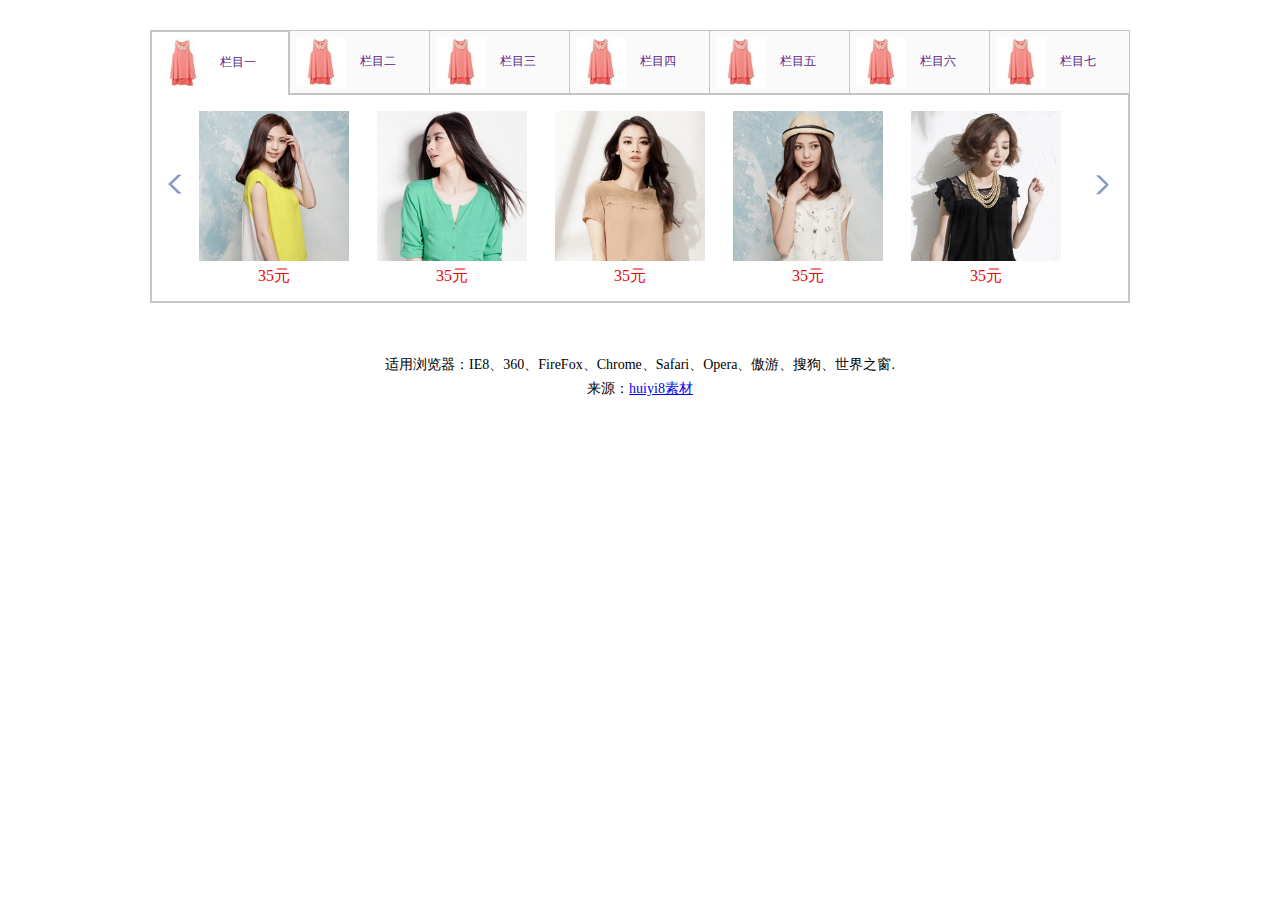
<file: 2014071276/index.html>
﻿<!DOCTYPE HTML>
<html lang="en-US">
<head>
<meta charset="UTF-8">
<title>js实现tab内嵌图片滚动代码 - huiyi8素材</title>
<style>
*{margin: 0;padding: 0}
.TTSlider{width: 980px;margin: 30px auto}
.TTSlider li{list-style-type:none;float: left;}
.TTSlider li img{border: none;}
.TTSliderTitle{background: #FAFAFA;height: 63px;}
.TTSliderTitle ul{width: 980px;}
.TTSliderTitle li{width: 140px;height: 63px;position: relative;z-index: 3;left: 0;}
.TTSliderTitle li div{border-right: 1px solid #C3C5C7;border-top: 1px solid #C3C5C7;left: 0;right: 0;top: 0;bottom: 0;position: absolute;_width:139px;_height:62px}
.TTSliderTitle .cur div{border: 2px solid #C3C5C7;background: #fff;z-index: 3;border-bottom: none;bottom: -2px;_height:63px;_width:136px}
.TTSliderTitle .noneBorRight div{border-right: none;}
.TTSliderTitle li a{display: block;width: 50%;float: left;height: 100%;line-height: 61px;text-decoration: none;overflow: hidden;*width:49%;font-size: 12px}
.TTSliderTitle li a img{height: 50px;margin: 6px;width: 50px}

.TTSliderPic{width: 910px;padding: 13px 33px;border: 2px solid #C3C5C7;position: relative;height: 180px;z-index: 1}
.TTSliderPicList{position: relative;width:890px;overflow: hidden;height:180px;}
.TTSliderPic ul{position: absolute;display: none;top:3px;left: 0}
.TTSliderPic ul.show{display: block;}
.TTSliderPic li img{width:150px }
.TTSliderPic li{width: 150px;padding: 0 14px;height: 180px;}
.TTSliderPic li a{display: block;height: 150px;overflow: hidden;}
.TTSliderPic li p{height: 30px;line-height: 30px;text-align: center;color: #ED0A0A}
.TTSliderPrevBtn,.TTSliderNextBtn{height: 100%;width: 45px;position: absolute;z-index: 999;top: 0;text-align: center;}
.TTSliderPrevBtn{left:0}
.TTSliderNextBtn{right: 0;}
.TTSliderPrevBtn a,.TTSliderNextBtn a{height: 30px;width: 20px;display: inline-block;background: url(./images/btn.png) no-repeat;margin-top: 75px}
.TTSliderNextBtn a{background: url(./images/btn.png) no-repeat -30px 0}
	</style>
</head>
<body>
	<div class='TTSlider' id='TTSlider'>
		<div  class='TTSliderTitle'>
			 <ul>
			 	<li class='cur'><div><a href=''><img src='images/one.jpg'/></a><a href=''>栏目一</a></div></li>
			 	<li><div><a href=''><img src='images/one.jpg'/></a><a href=''>栏目二</a></div></li>
			 	<li><div><a href=''><img src='images/one.jpg'/></a><a href=''>栏目三</a></div></li>
			 	<li><div><a href=''><img src='images/one.jpg'/></a><a href=''>栏目四</a></div></li>
			 	<li><div><a href=''><img src='images/one.jpg'/></a><a href=''>栏目五</a></div></li>
			 	<li><div><a href=''><img src='images/one.jpg'/></a><a href=''>栏目六</a></div></li>
			 	<li><div><a href=''><img src='images/one.jpg'/></a><a href=''>栏目七</a></div></li>
			 </ul>
		 </div>
		 <div class='TTSliderPic'>
		 	<div href='javascript:;' id='TTSliderPrevBtn' class='TTSliderPrevBtn'><a href='javascript:;'></a></div>
		 	<div href='javascript:;' id='TTSliderNextBtn' class='TTSliderNextBtn'><a href='javascript:;'></a></div>
		 	<div class='TTSliderPicList'>
			 	<ul class='show'>
			 		<li class='on'><a href=''><img src='images/1.jpg'/></a><p>35元</p></li>
			 		<li><a href=''><img src='images/2.jpg'/></a><p>35元</p></li>
			 		<li><a href=''><img src='images/3.jpg'/></a><p>35元</p></li>
			 		<li><a href=''><img src='images/4.jpg'/></a><p>35元</p></li>
			 		<li><a href=''><img src='images/5.jpg'/></a><p>35元</p></li>
			 		<li><a href=''><img src='images/11.jpg'/></a><p>35元</p></li>
			 		<li><a href=''><img src='images/4.jpg'/></a><p>35元</p></li>
			 		<li><a href=''><img src='images/5.jpg'/></a><p>35元</p></li>
			 	</ul>
			 	<ul>
			 		<li><a href=''><img src='images/11.jpg'/></a><p>35元</p></li>
			 		<li><a href=''><img src='images/22.jpg'/></a><p>35元</p></li>
			 		<li><a href=''><img src='images/33.jpg'/></a><p>75元</p></li>
			 		<li><a href=''><img src='images/44.jpg'/></a><p>75元</p></li>
			 		<li><a href=''><img src='images/11.jpg'/></a><p>75元</p></li>
			 		<li><a href=''><img src='images/44.jpg'/></a><p>35元</p></li>
			 		<li><a href=''><img src='images/55.jpg'/></a><p>85元</p></li>
			 	</ul>
			 	<ul>
			 		<li><a href=''><img src='images/2.jpg'/></a><p>35元</p></li>
			 		<li><a href=''><img src='images/22.jpg'/></a><p>35元</p></li>
			 		<li><a href=''><img src='images/33.jpg'/></a><p>75元</p></li>
			 		<li><a href=''><img src='images/44.jpg'/></a><p>75元</p></li>
			 		<li><a href=''><img src='images/11.jpg'/></a><p>75元</p></li>
			 		<li><a href=''><img src='images/44.jpg'/></a><p>35元</p></li>
			 		<li><a href=''><img src='images/55.jpg'/></a><p>85元</p></li>
			 	</ul>
			 	<ul>
			 		<li><a href=''><img src='images/5.jpg'/></a><p>35元</p></li>
			 		<li><a href=''><img src='images/33.jpg'/></a><p>75元</p></li>
			 		<li><a href=''><img src='images/44.jpg'/></a><p>75元</p></li>
			 		<li><a href=''><img src='images/11.jpg'/></a><p>75元</p></li>
			 		<li><a href=''><img src='images/44.jpg'/></a><p>35元</p></li>
			 		<li><a href=''><img src='images/55.jpg'/></a><p>85元</p></li>
			 	</ul>
			 	<ul>
			 		<li><a href=''><img src='images/3.jpg'/></a><p>35元</p></li>
			 		<li><a href=''><img src='images/33.jpg'/></a><p>75元</p></li>
			 		<li><a href=''><img src='images/44.jpg'/></a><p>75元</p></li>
			 		<li><a href=''><img src='images/11.jpg'/></a><p>75元</p></li>
			 		<li><a href=''><img src='images/44.jpg'/></a><p>35元</p></li>
			 		<li><a href=''><img src='images/55.jpg'/></a><p>85元</p></li>
			 	</ul>
			 	<ul>
			 		<li><a href=''><img src='images/11.jpg'/></a><p>35元</p></li>
			 		<li><a href=''><img src='images/22.jpg'/></a><p>35元</p></li>
			 		<li><a href=''><img src='images/33.jpg'/></a><p>75元</p></li>
			 		<li><a href=''><img src='images/44.jpg'/></a><p>75元</p></li>
			 		<li><a href=''><img src='images/11.jpg'/></a><p>75元</p></li>
			 		<li><a href=''><img src='images/44.jpg'/></a><p>35元</p></li>
			 		<li><a href=''><img src='images/55.jpg'/></a><p>85元</p></li>
			 		<li><a href=''><img src='images/44.jpg'/></a><p>75元</p></li>
			 		<li><a href=''><img src='images/11.jpg'/></a><p>75元</p></li>
			 		<li><a href=''><img src='images/44.jpg'/></a><p>35元</p></li>
			 	</ul>
			 	<ul>
			 		<li><a href=''><img src='images/4.jpg'/></a><p>35元</p></li>
			 		<li><a href=''><img src='images/22.jpg'/></a><p>35元</p></li>
			 		<li><a href=''><img src='images/33.jpg'/></a><p>75元</p></li>
			 		<li><a href=''><img src='images/44.jpg'/></a><p>75元</p></li>
			 		<li><a href=''><img src='images/11.jpg'/></a><p>75元</p></li>
			 		<li><a href=''><img src='images/44.jpg'/></a><p>35元</p></li>
			 		<li><a href=''><img src='images/44.jpg'/></a><p>75元</p></li>
			 		<li><a href=''><img src='images/11.jpg'/></a><p>75元</p></li>
			 		<li><a href=''><img src='images/44.jpg'/></a><p>35元</p></li>
			 		<li><a href=''><img src='images/55.jpg'/></a><p>85元</p></li>
			 	</ul>
			 </div>
		 </div>
	</div>

	<script>
	window.onload=function()
	{
		var oTTSlider=document.getElementById('TTSlider');
		var oTTSliderTitle=getByClass('TTSliderTitle',oTTSlider,'div')[0];
		var aSubNav=oTTSliderTitle.getElementsByTagName('li');
		var oTTSliderPrevBtn=document.getElementById('TTSliderPrevBtn');
		var oTTSliderNextBtn=document.getElementById('TTSliderNextBtn');
		var oTTSliderPicList=getByClass('TTSliderPicList',oTTSlider,'div')[0];
		var aItem=oTTSliderPicList.getElementsByTagName('ul');
		var len=aItem.length;
		var showIndex=aItemImgWidth=iNow=0;
		var aEle=[];
		for(var i=0;i<len;i++)
		{  
			var aItemImgs=aItem[i].getElementsByTagName('li');
			if(!aItemImgWidth)
			{
				aItemImgWidth=aItemImgs[0].offsetWidth;
			}
			aEle.push(aItemImgs);	//存入数组,考虑到有多个轮播,且每个轮播里面的图片个数可能一致.
			aSubNav[i].index=i;
			aSubNav[i].onmouseover=function()//切换
			{
				var index=showIndex=this.index;  
				for(var j=0;j<len;j++)
				{
					if(j!=index)
					{
							aItem[j].className='';
							aSubNav[j].className='';
					}
				}
				aSubNav[index-1] && (aSubNav[index-1].className='noneBorRight' );
				if(index>0)
				{
					(aSubNav[0].getElementsByTagName('div')[0].style.borderLeft='1px solid #C3C5C7');
				}
				else
				{
					aSubNav[0].getElementsByTagName('div')[0].style.borderLeft='2px solid #C3C5C7';
				}
				
				aSubNav[index].className='cur';
				aItem[index].className='show';
			}
		}


		for(var i=0;i<len;i++)
		{
			var num=aEle[i].length;
			if(aItem[i].className=='show')
			{
				showIndex=i;
			}
			aItem[i].style.width=num*(aItemImgWidth)+'px'
		}
		oTTSliderNextBtn.onclick=function()
		{
			var maxNum=aEle[showIndex].length-1;
			aItem[showIndex].insertBefore(aEle[showIndex][maxNum],aEle[showIndex][0]);
			aItem[showIndex].style.left=-aItemImgWidth+'px';
			doMove(aItem[showIndex],0);
		}

		oTTSliderPrevBtn.onclick=function()
		{
			doMove(aItem[showIndex],-(aItemImgWidth),function(){
				aItem[showIndex].style.left=0;
				aItem[showIndex].appendChild(aEle[showIndex][0])
			});
		}

		function doMove(o,t,fn)
		{
			clearInterval(o.timer);
			o.timer=setInterval(function(){
				var is= (t-getStyle(o,'left'))/8;
				is= is>0?Math.ceil(is):Math.floor(is);
				if(t==o.offsetLeft)
				{
					clearInterval(o.timer);
					(typeof fn==='function') && fn();
				}
				else
				{
					o.style.left=o.offsetLeft+is+'px';
				}

			},30)
		}
		function getStyle(o,a)
		{
			return o.currentStyle ? parseFloat(o.currentStyle[a]) : parseFloat(getComputedStyle(o,false)[a]);
		}
		function getByClass(s,p,e)
		{
			var reg=new RegExp('(\\b)'+s+'(\\b)');
			var aElement=(p||document).getElementsByTagName(e||'*');
			var aResult=[];
			for(var i=0;i<aElement.length;i++)
			{
				reg.test(aElement[i].className) && aResult.push(aElement[i]);
			}
			return aResult;
		}
	}
	</script>

<div style="text-align:center;margin:50px 0; font:normal 14px/24px 'MicroSoft YaHei';">
<p>适用浏览器：IE8、360、FireFox、Chrome、Safari、Opera、傲游、搜狗、世界之窗. </p>
<p>来源：<a href="http://www.huiyi8.com/" target="_blank">huiyi8素材</a></p>
</div>
</body>
</html>
</file>
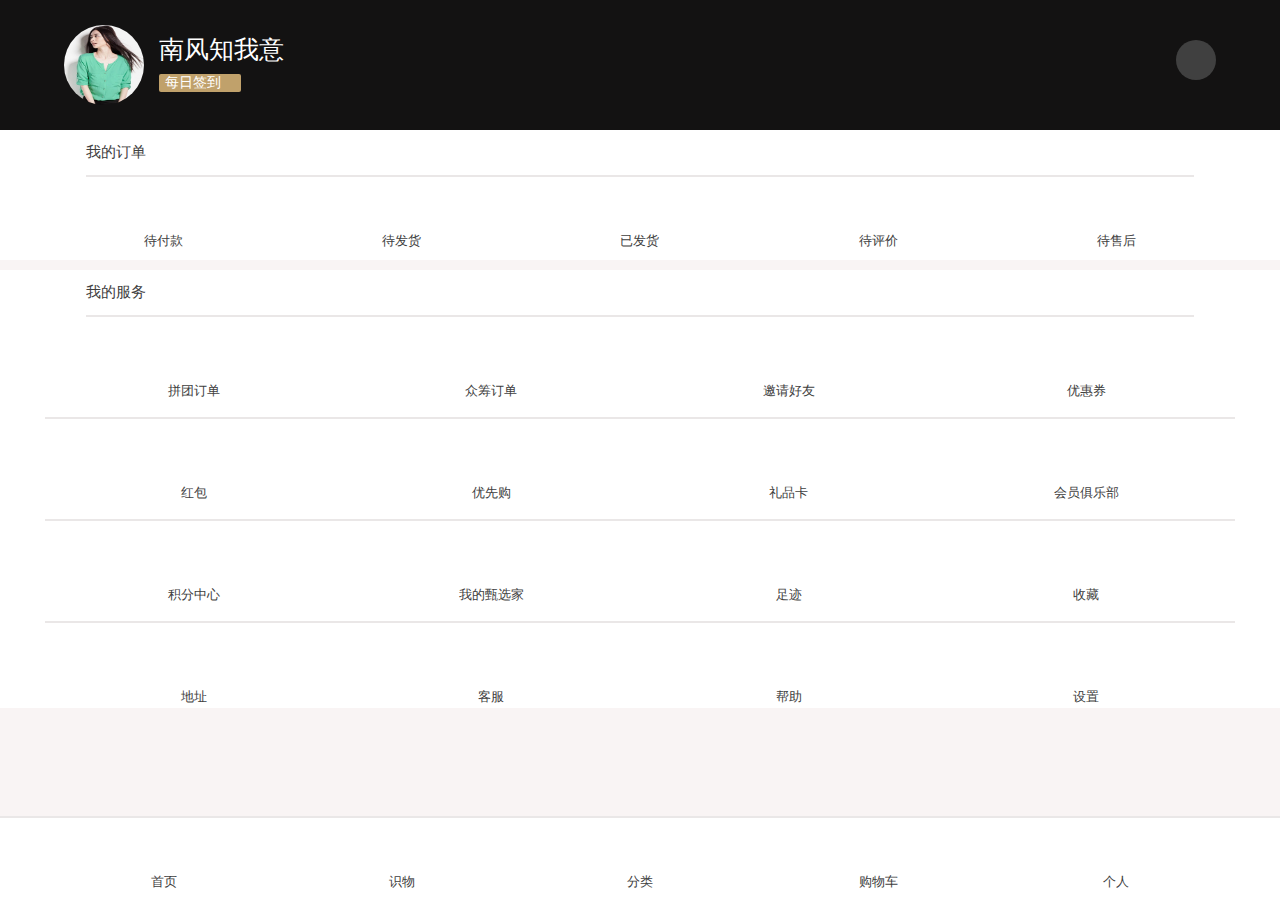
<file: Personal.html>
<!DOCTYPE html>
<html>
<head>
    <meta charset="utf-8">
    <meta name="viewport" content="initial-scale=1.0, maximum-scale=1.0, user-scalable=no" />
    <title></title>
    <link rel="stylesheet" type="text/css" href="css/Personal.css"/>
    <script type="text/javascript">
    	
    </script>
</head>
<body>
	<div class="diva">
		<div class="diva_v">
			<div class="diva_a">
				<img src="2014071276/images/2.jpg" style="width: 80px; height: 80px;"/>
				<span>
					<p class="p1">南风知我意</p>
					<p class="p2">每日签到<i class="iconfont">&#xe60a;</i></p>
				</span>
			</div>
			<div class="diva_b">
				<i class="iconfont">&#xe620;</i>
			</div>
		</div>
	</div>
	<div class="divb">
		<div class="divb_v">
			<div class="divb_a">
				<a href="#">
					<p>我的订单</p>
					<i class="iconfont">&#xe60a;</i>
				</a>
			</div>
			<div class="divb_b">
				<a href="#">
					<i class="iconfont">&#xe613;</i>
					<p>待付款</p>
				</a>
				<a href="#">
					<i class="iconfont">&#xe642;</i>
					<p>待发货</p>
				</a>
				<a href="#">
					<i class="iconfont">&#xe669;</i>
					<p>已发货</p>
				</a>
				<a href="#">
					<i class="iconfont">&#xe63d;</i>
					<p>待评价</p>
				</a>
				<a href="#">
					<i class="iconfont">&#xe65c;</i>
					<p>待售后</p>
				</a>
			</div>
		</div>
	</div>
	<div class="divc">
		<div class="divc_c">
			<div class="divc_v">
				<div class="divc_a">
					<a href="#">
						<p>我的服务</p>
					</a>
				</div>
				<div class="divc_b">
					<a href="#">
						<i class="iconfont">&#xe605;</i>
						<p>拼团订单</p>
					</a>
					<a href="#">
						<i class="iconfont">&#xe621;</i>
						<p>众筹订单</p>
					</a>
					<a href="#">
						<i class="iconfont">&#xe62a;</i>
						<p>邀请好友</p>
					</a>
					<a href="#">
						<i class="iconfont">&#xe64d;</i>
						<p>优惠券</p>
					</a>
				</div>
				<div class="divc_b">
					<a href="#">
						<i class="iconfont">&#xe7d5;</i>
						<p>红包</p>
					</a>
					<a href="#">
						<i class="iconfont">&#xe66f;</i>
						<p>优先购</p>
					</a>
					<a href="#">
						<i class="iconfont">&#xe616;</i>
						<p>礼品卡</p>
					</a>
					<a href="#">
						<i class="iconfont">&#xe60b;</i>
						<p>会员俱乐部</p>
					</a>
				</div>
				<div class="divc_b">
					<a href="#">
						<i class="iconfont">&#xe673;</i>
						<p>积分中心</p>
					</a>
					<a href="#">
						<i class="iconfont">&#xe608;</i>
						<p>我的甄选家</p>
					</a>
					<a href="#">
						<i class="iconfont">&#xe603;</i>
						<p>足迹</p>
					</a>
					<a href="#">
						<i class="iconfont">&#xe601;</i>
						<p>收藏</p>
					</a>
				</div>
				<div class="divd_b">
					<a href="#">
						<i class="iconfont">&#xe61e;</i>
						<p>地址</p>
					</a>
					<a href="#">
						<i class="iconfont">&#xe60c;</i>
						<p>客服</p>
					</a>
					<a href="#">
						<i class="iconfont">&#xe68b;</i>
						<p>帮助</p>
					</a>
					<a href="#">
						<i class="iconfont">&#xe63c;</i>
						<p>设置</p>
					</a>
				</div>
			</div>
		</div>
	</div>
	<div class="divd">
		<div class="divd_v">
			<div class="divd_b">
				<a href="首页.html">
					<i class="iconfont">&#xe61a;</i>
					<p>首页</p>
				</a>
				<a href="#">
					<i class="iconfont">&#xe63f;</i>
					<p>识物</p>
				</a>
				<a href="#">
					<i class="iconfont">&#xe640;</i>
					<p>分类</p>
				</a>
				<a href="#">
					<i class="iconfont">&#xe664;</i>
					<p>购物车</p>
				</a>
				<a href="#">
					<i class="iconfont">&#xe61c;</i>
					<p>个人</p>
				</a>
			</div>
		</div>
	</div>
</body>
</html>
</file>
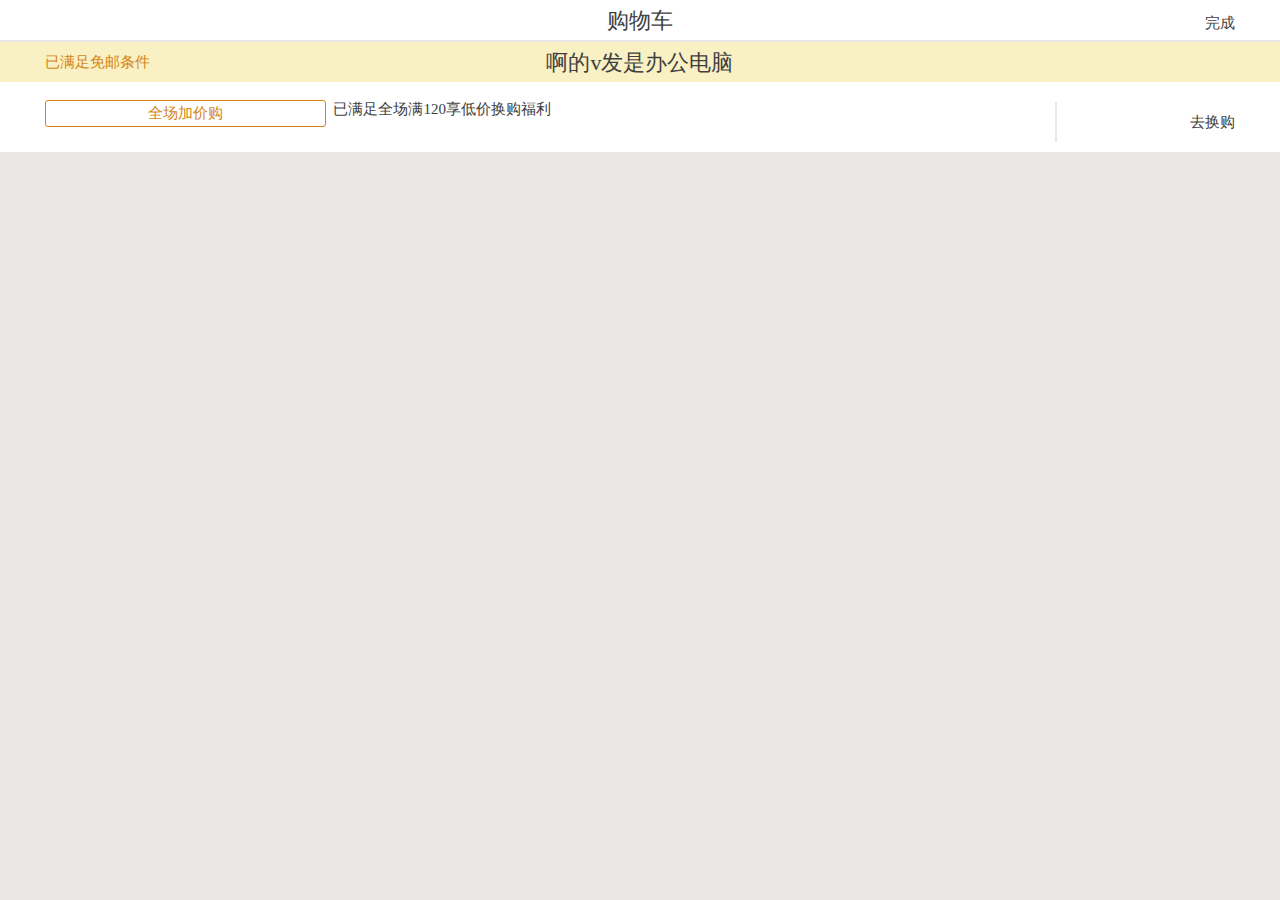
<file: Shopping.html>
<!DOCTYPE html>
<html>
	<head>
		<meta charset="UTF-8">
		<title></title>
		<link rel="stylesheet" type="text/css" href="css/Shopping.css"/>
	</head>
	<body>
		<div class="shopping">
			<div class="shopping_a">
				<div class="div_shopping">
					<p>购物车</p>啊的v发是办公电脑
					<a href="#">完成</a>
				</div>
			</div>
			<div class="shopping_b">
				<div class="div_shopping">
					<p>已满足免邮条件</p>
				</div>
			</div>
			<div class="top">
				<div class="top_a">
					<a href="#" class="top_left">
						<span class="diva">
							全场加价购
						</span>
						<span class="divb">
							已满足全场满120享低价换购福利
							<i class="iconfont">&#xe60a;</i>
						</span>
						
					</a>
					<a href="#" class="top_right">
						去换购
					</a>
				</div>
			</div>
		</div>
	</body>
</html>
</file>
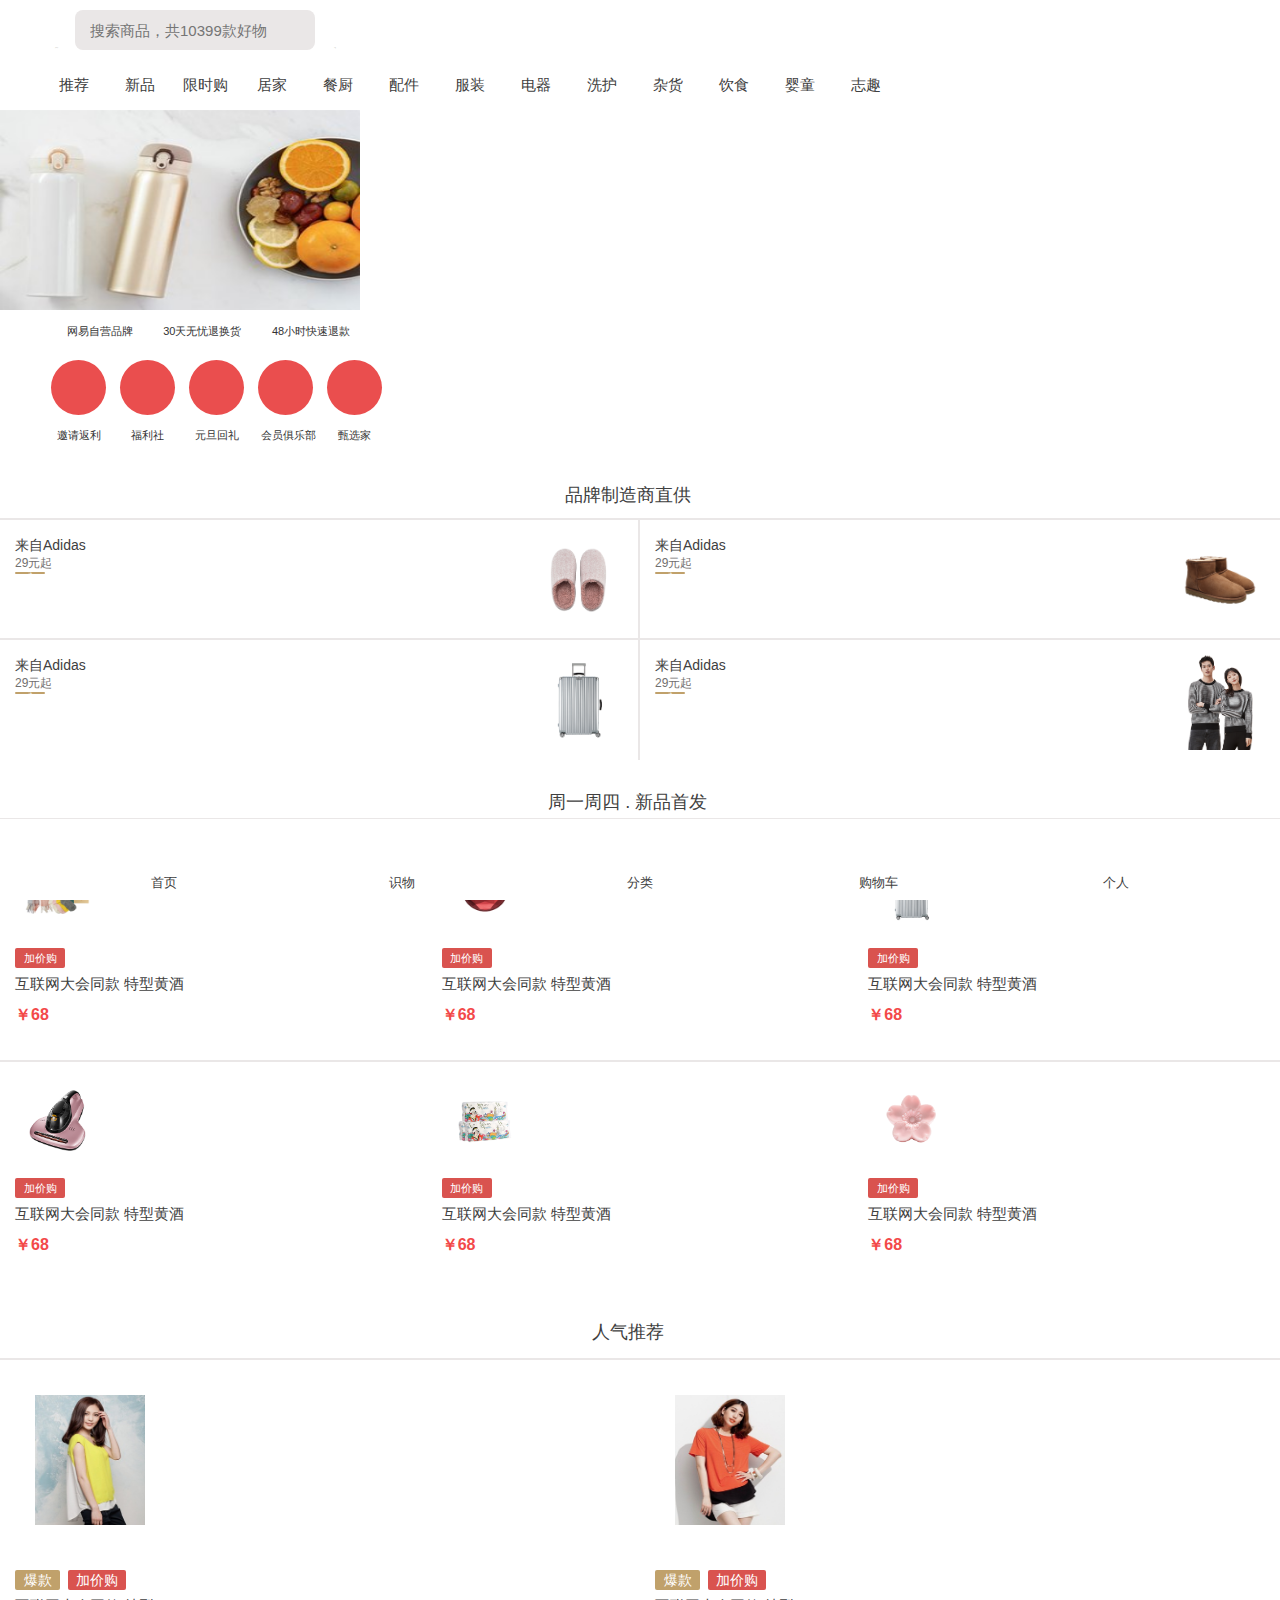
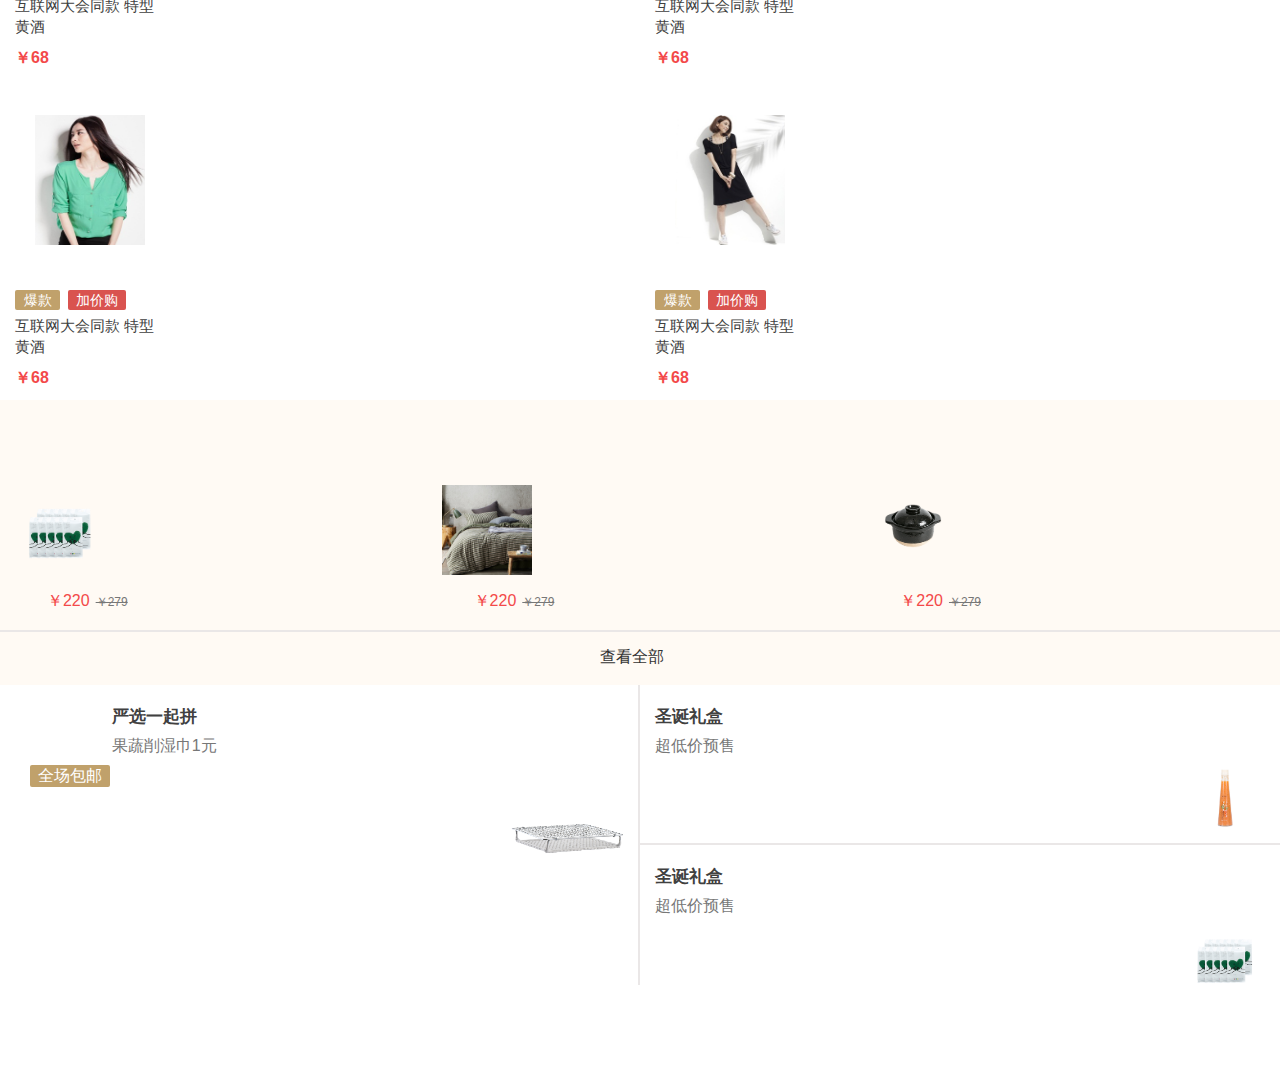
<file: Yanxuan App.html>
<!DOCTYPE html>
<html>
<head>
    <meta charset="UTF-8">
		<meta name="viewport" content="width=device-width, initial-scale=1">
		<title>莎莎官网</title>
		<link rel="stylesheet" type="text/css" href="css/Yanxuan App.css"/>
		<link rel="stylesheet" href="js/js/css/bootstrap.min.css"/>
		<script type="application/javascript" src="js/js/jquery-1.11.0.js"></script>
		<script language="javascript" src="js/js/js/bootstrap.min.js"></script>	
</head>
<body>
	<div class="header">
		<div class="header_a">
			<ul>
				<li class="li1">
					<i class="iconfont">&#xe600;</i>
					<p>扫一扫</p>
				</li>
				<li class="li2">
					<input type="" name="" id="" value="" placeholder="搜索商品，共10399款好物"/>
				</li>
				<li class="li3">
					<i class="iconfont">&#xe609;</i>
					<p>消息</p>
				</li>
			</ul>
		</div>
		<div class="header_b">
			<ul>
				<li><a href="#">推荐</a></li>
				<li><a href="#">新品</a></li>
				<li><a href="#">限时购</a></li>
				<li><a href="#">居家</a></li>
				<li><a href="#">餐厨</a></li>
				<li><a href="#">配件</a></li>
				<li><a href="#">服装</a></li>
				<li><a href="#">电器</a></li>
				<li><a href="#">洗护</a></li>
				<li><a href="#">杂货</a></li>
				<li><a href="#">饮食</a></li>
				<li><a href="#">婴童</a></li>
				<li><a href="#">志趣</a></li>
			</ul>
		</div>
	</div>
	<div class="divi">
		<div class="conta">
			<div data-ride="carousel" id="carousel_container" class="carousel slide">
				<div class="carousel-inner">
					<div class="item"><img src="img/classification/583143c08918ccf700a02172ebdc643c.jpg" style="height: 200px; width: 360px;"></div>
					<div class="item"><img src="img/Yanxuan App/48c67a04e1edce5fc2b3670c998452db.png" style="height: 200px; width: 360px;"></div>
					<div class="item active"><img src="img/object/15113473446922830.jpg" style="height: 200px; width: 360px;"></div>
				</div>
				<ol class="carousel-indicators">
					<li data-slide-to = "0" data-target = "#carousel_container"></li>
					<li data-slide-to = "1" data-target = "#carousel_container"></li>
					<li data-slide-to = "2" data-target = "#carousel_container"></li>
				</ol>
			</div>
		</div>
		<div class="contb">
			<span class="span_a">
				<i class="iconfont">&#xe685;</i>
				网易自营品牌
			</span>
			<span class="span_b">
				<i class="iconfont">&#xe685;</i>
				30天无忧退换货
			</span>
			<span class="span_c">
				<i class="iconfont">&#xe685;</i>
				48小时快速退款
			</span>
		</div>
		<div class="contc">
			
			<span class="span_a">
				<i class="iconfont">&#xe78d;</i>
				<p>邀请返利</p>
			</span>
			<span class="span_b">
				<i class="iconfont">&#xe671;</i>
				<p>福利社</p>
			</span>
			<span class="span_c">
				<i class="iconfont">&#xe6a8;</i>
				<p>元旦回礼</p>
			</span>
			<span class="span_d">
				<i class="iconfont">&#xe60b;</i>
				<p>会员俱乐部</p>
			</span>
			<span class="span_e">
				<i class="iconfont">&#xe608;</i>
				<p>甄选家</p>
			</span>
		</div>
	</div>
	<div class="div">
		<div class="diva">
			<span class="span">
				<a href="#">
					品牌制造商直供
					<i class="iconfont">&#xe670;</i>
				</a>
			</span>
			<span class="span_a">
				<a href="#">
					<span class="span_p">
						<p class="p1">来自Adidas</p>
						<p class="p2">29元起</p>
						<p class="p3">上新</p>
					</span>
					<img src="img/Yanxuan App/0dc6f4fc8cc5163ebf8edcefd273abb0.png" alt="" style="width: 100px; height: 100px;"/>
				</a>
			</span>
			<span class="span_b">
				<a href="#">
					<span class="span_p">
						<p class="p1">来自Adidas</p>
						<p class="p2">29元起</p>
						<p class="p3">上新</p>
					</span>
					<img src="img/Yanxuan App/a3517927f8b4898296116173b7026147 (1).png" alt=""  style="width: 100px; height: 100px;"/>
				</a>
			</span>
			<span class="span_c">
				<a href="#">
					<span class="span_p">
						<p class="p1">来自Adidas</p>
						<p class="p2">29元起</p>
						<p class="p3">上新</p>
					</span>
					<img src="img/Yanxuan App/a7537ba4401f1bfee5077ba7d05beda4.png" style="width: 100px; height: 100px;"/>
				</a>
			</span>
			<span class="span_d">
				<a href="#">
					<span class="span_p">
						<p class="p1">来自Adidas</p>
						<p class="p2">29元起</p>
						<p class="p3">上新</p>
					</span>
					<img src="img/Yanxuan App/64b9fbce1433a8aa362ca7d59622d2cd.png" style="width: 100px; height: 100px;"/>
				</a>
			</span>
		</div>
		<div class="divb">
			<span class="span">
				<a href="#">
					周一周四 . 新品首发
					<i class="iconfont">&#xe670;</i>
				</a>
			</span>
			<span class="span_a">
				<a href="#">
					<img src="img/Yanxuan App/48c67a04e1edce5fc2b3670c998452db.png" alt="" style="width: 80px; height: 80px;"/>
					<p class="p1">加价购</p>
					<p class="p2">互联网大会同款 特型黄酒</p>
					<p class="p3"><b>￥68</b></p>
				</a>
			</span>
			<span class="span_b">
				<a href="#">
					<img src="img/Yanxuan App/87c90b15cc887f4859b4f44cb678b747.png" alt="" style="width: 80px; height: 80px;"/>
					<p class="p1">加价购</p>
					<p class="p2">互联网大会同款 特型黄酒</p>
					<p class="p3"><b>￥68</b></p>
				</a>
			</span>
			<span class="span_c">
				<a href="#">
					<img src="img/Yanxuan App/a7537ba4401f1bfee5077ba7d05beda4.png" alt=""  style="width: 80px; height: 80px;"/>
					<p class="p1">加价购</p>
					<p class="p2">互联网大会同款 特型黄酒</p>
					<p class="p3"><b>￥68</b></p>
				</a>
			</span>
			<span class="span_a">
				<a href="#">
					<img src="img/Yanxuan App/8ccd56f0302911af6f9d8e1bf15e5854.png" alt=""  style="width: 80px; height: 80px;"/>
					<p class="p1">加价购</p>
					<p class="p2">互联网大会同款 特型黄酒</p>
					<p class="p3"><b>￥68</b></p>
				</a>
			</span>
			<span class="span_b">
				<a href="#">
					<img src="img/Yanxuan App/92e9cdaea8327260687d69e6ba78076a.png" alt=""  style="width: 80px; height: 80px;"/>
					<p class="p1">加价购</p>
					<p class="p2">互联网大会同款 特型黄酒</p>
					<p class="p3"><b>￥68</b></p>
				</a>
			</span>
			<span class="span_c">
				<a href="#">
					<img src="img/Yanxuan App/2fe53ef797e4a059293dc0f642f50096.png" alt=""  style="width: 80px; height: 80px;"/>
					<p class="p1">加价购</p>
					<p class="p2">互联网大会同款 特型黄酒</p>
					<p class="p3"><b>￥68</b></p>
				</a>
			</span>
		</div>
		<div class="divc">
			<span class="span">
				<a href="#">
					人气推荐
					<i class="iconfont">&#xe670;</i>
				</a>
			</span>
			<span class="span_a">
				<a href="#">
					<img src="2014071276/images/1.jpg" alt="" style="width: 110px; height: 130px;"/>
					<ul>
						<li class="li1">爆款</li>
						<li class="li2">加价购</li>
					</ul>
					<br>
					<p class="p2">互联网大会同款 特型黄酒</p>
					<p class="p3"><b>￥68</b></p>
				</a>
			</span>
			<span class="span_b">
				<a href="#">
					<img src="2014071276/images/11.jpg" alt="" style="width: 110px; height: 130px;"/>
					<ul>
						<li class="li1">爆款</li>
						<li class="li2">加价购</li>
					</ul>
					<br>
					<p class="p2">互联网大会同款 特型黄酒</p>
					<p class="p3"><b>￥68</b></p>
				</a>
			</span>
			<span class="span_a">
				<a href="#">
					<img src="2014071276/images/2.jpg" alt="" style="width: 110px; height: 130px;"/>
					<ul>
						<li class="li1">爆款</li>
						<li class="li2">加价购</li>
					</ul>
					<br>
					<p class="p2">互联网大会同款 特型黄酒</p>
					<p class="p3"><b>￥68</b></p>
				</a>
			</span>
			<span class="span_b">
				<a href="#">
					<img src="2014071276/images/22.jpg" alt="" style="width: 110px; height: 130px;"/>
					<ul>
						<li class="li1">爆款</li>
						<li class="li2">加价购</li>
					</ul>
					<br>
					<p class="p2">互联网大会同款 特型黄酒</p>
					<p class="p3"><b>￥68</b></p>
				</a>
			</span>
		</div>
		<div class="divd">
			<span class="span"></span>
			<span class="span_a">
				<img src="img/Yanxuan App/27089a1b09da2e3dba15b72816ff18cf.png" alt="" style="width: 90px; height: 90px;"/>
				<ul>
					<li>￥220</li>
					<li><del>￥279</del></li>
				</ul>
			</span>
			<span class="span_b">
				<img src="img/Yanxuan App/9b49d9b7bdff8e0eb57af9af7e4d8370.jpg" alt=""  style="width: 90px; height: 90px;"/>
				<ul>
					<li>￥220</li>
					<li><del>￥279</del></li>
				</ul>
			</span>
			<span class="span_c">
				<img src="img/Yanxuan App/47f73089147c0281dea62b842758b270.png" alt=""  style="width: 90px; height: 90px;"/>
				<ul>
					<li>￥220</li>
					<li><del>￥279</del></li>
				</ul>
			</span>
			<p class="yx">
				查看全部
				<i class="iconfont">&#xe60a;</i>
			</p>
		</div>
		<div class="dive">
			<a href="#">
				<div class="div_a">
					<p class="p1"><b>严选一起拼</b></p>
					<p class="p2">果蔬削湿巾1元</p>
					<p class="p3">全场包邮</p>
					<img src="img/Yanxuan App/2c200caa37c8e93b4c7ba55b1f1cb365.png" alt="" style="width: 140px; height: 100px;"/>
				</div>
				<div class="div_b">
					<span class="span_a">
						<p class="p1"><b>圣诞礼盒</b></p>
						<p class="p2">超低价预售</p>
						<img src="img/Yanxuan App/26e2972e0e6a239a89752dc2cc9c37a6.png" alt="" style="width: 80px; height: 80px;"/>
					</span>
					<span class="span_b">
						<p class="p1"><b>圣诞礼盒</b></p>
						<p class="p2">超低价预售</p>
						<img src="img/Yanxuan App/27089a1b09da2e3dba15b72816ff18cf.png" style="width: 80px; height: 80px;"/>
					</span>
				</div>
			</a>
		</div>
	</div>
	<div class="foot">
		<div class="foot_v">
			<div class="foot_b">
				<a href="Yanxuan App.html">
					<i class="iconfont">&#xe61a;</i>
					<p>首页</p>
				</a>
				<a href="#">
					<i class="iconfont">&#xe63f;</i>
					<p>识物</p>
				</a>
				<a href="classification.html">
					<i class="iconfont">&#xe640;</i>
					<p>分类</p>
				</a>
				<a href="#">
					<i class="iconfont">&#xe664;</i>
					<p>购物车</p>
				</a>
				<a href="个人中心.html">
					<i class="iconfont">&#xe61c;</i>
					<p>个人</p>
				</a>
			</div>
		</div>
	</div>
</body>
</html>
</file>
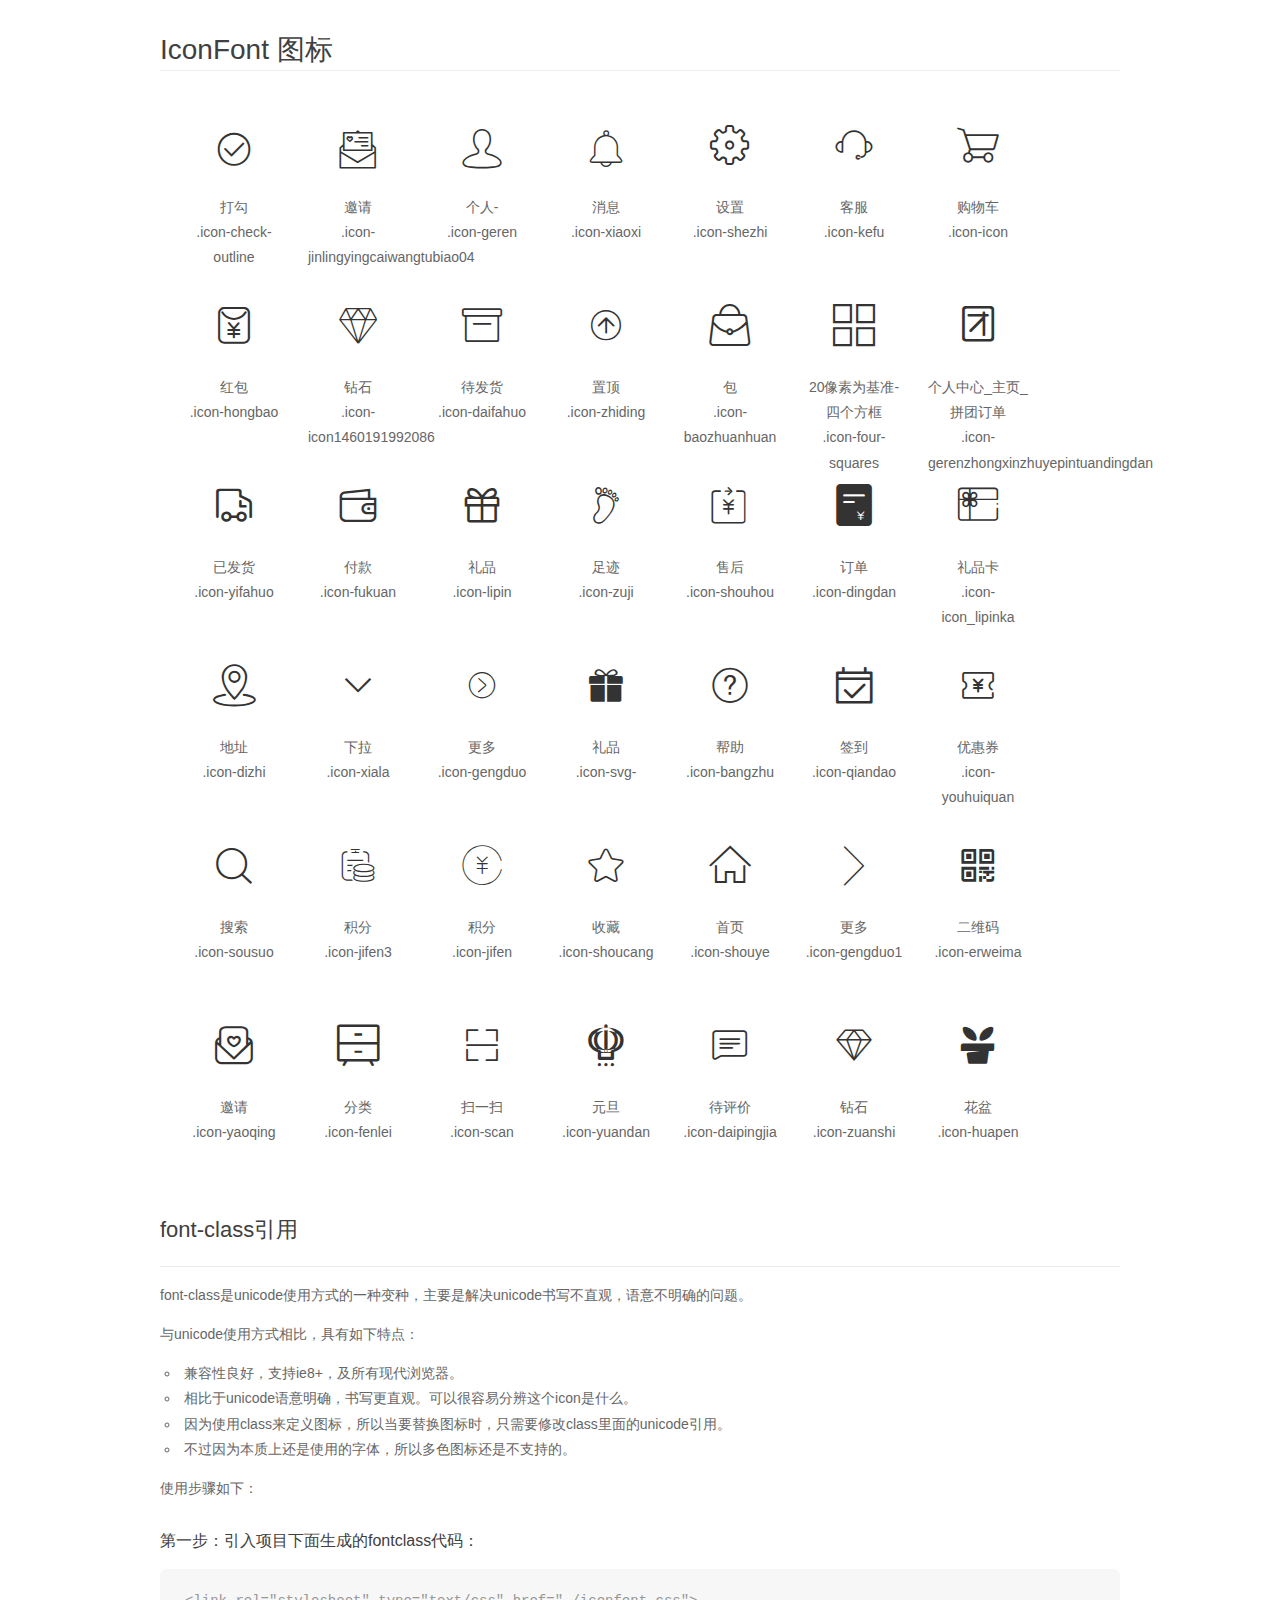
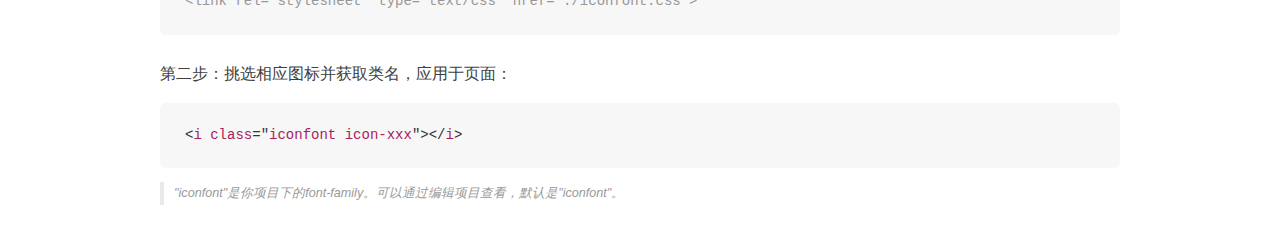
<file: font_509301_ukyf88spjccmobt9/demo_fontclass.html>
<!DOCTYPE html>
<html>
<head>
    <meta charset="utf-8"/>
    <title>IconFont</title>
    <link rel="stylesheet" href="demo.css">
    <link rel="stylesheet" href="iconfont.css">
</head>
<body>
    <div class="main markdown">
        <h1>IconFont 图标</h1>
        <ul class="icon_lists clear">
            
                <li>
                <i class="icon iconfont icon-check-outline"></i>
                    <div class="name">打勾</div>
                    <div class="fontclass">.icon-check-outline</div>
                </li>
            
                <li>
                <i class="icon iconfont icon-jinlingyingcaiwangtubiao04"></i>
                    <div class="name">邀请</div>
                    <div class="fontclass">.icon-jinlingyingcaiwangtubiao04</div>
                </li>
            
                <li>
                <i class="icon iconfont icon-geren"></i>
                    <div class="name">个人-</div>
                    <div class="fontclass">.icon-geren</div>
                </li>
            
                <li>
                <i class="icon iconfont icon-xiaoxi"></i>
                    <div class="name">消息</div>
                    <div class="fontclass">.icon-xiaoxi</div>
                </li>
            
                <li>
                <i class="icon iconfont icon-shezhi"></i>
                    <div class="name">设置</div>
                    <div class="fontclass">.icon-shezhi</div>
                </li>
            
                <li>
                <i class="icon iconfont icon-kefu"></i>
                    <div class="name">客服</div>
                    <div class="fontclass">.icon-kefu</div>
                </li>
            
                <li>
                <i class="icon iconfont icon-icon"></i>
                    <div class="name">购物车</div>
                    <div class="fontclass">.icon-icon</div>
                </li>
            
                <li>
                <i class="icon iconfont icon-hongbao"></i>
                    <div class="name">红包</div>
                    <div class="fontclass">.icon-hongbao</div>
                </li>
            
                <li>
                <i class="icon iconfont icon-icon1460191992086"></i>
                    <div class="name">钻石</div>
                    <div class="fontclass">.icon-icon1460191992086</div>
                </li>
            
                <li>
                <i class="icon iconfont icon-daifahuo"></i>
                    <div class="name">待发货</div>
                    <div class="fontclass">.icon-daifahuo</div>
                </li>
            
                <li>
                <i class="icon iconfont icon-zhiding"></i>
                    <div class="name">置顶</div>
                    <div class="fontclass">.icon-zhiding</div>
                </li>
            
                <li>
                <i class="icon iconfont icon-baozhuanhuan"></i>
                    <div class="name">包</div>
                    <div class="fontclass">.icon-baozhuanhuan</div>
                </li>
            
                <li>
                <i class="icon iconfont icon-four-squares"></i>
                    <div class="name">20像素为基准-四个方框</div>
                    <div class="fontclass">.icon-four-squares</div>
                </li>
            
                <li>
                <i class="icon iconfont icon-gerenzhongxinzhuyepintuandingdan"></i>
                    <div class="name">个人中心_主页_拼团订单</div>
                    <div class="fontclass">.icon-gerenzhongxinzhuyepintuandingdan</div>
                </li>
            
                <li>
                <i class="icon iconfont icon-yifahuo"></i>
                    <div class="name">已发货</div>
                    <div class="fontclass">.icon-yifahuo</div>
                </li>
            
                <li>
                <i class="icon iconfont icon-fukuan"></i>
                    <div class="name">付款</div>
                    <div class="fontclass">.icon-fukuan</div>
                </li>
            
                <li>
                <i class="icon iconfont icon-lipin"></i>
                    <div class="name">礼品</div>
                    <div class="fontclass">.icon-lipin</div>
                </li>
            
                <li>
                <i class="icon iconfont icon-zuji"></i>
                    <div class="name">足迹</div>
                    <div class="fontclass">.icon-zuji</div>
                </li>
            
                <li>
                <i class="icon iconfont icon-shouhou"></i>
                    <div class="name">售后</div>
                    <div class="fontclass">.icon-shouhou</div>
                </li>
            
                <li>
                <i class="icon iconfont icon-dingdan"></i>
                    <div class="name">订单</div>
                    <div class="fontclass">.icon-dingdan</div>
                </li>
            
                <li>
                <i class="icon iconfont icon-icon_lipinka"></i>
                    <div class="name">礼品卡</div>
                    <div class="fontclass">.icon-icon_lipinka</div>
                </li>
            
                <li>
                <i class="icon iconfont icon-dizhi"></i>
                    <div class="name">地址</div>
                    <div class="fontclass">.icon-dizhi</div>
                </li>
            
                <li>
                <i class="icon iconfont icon-xiala"></i>
                    <div class="name">下拉</div>
                    <div class="fontclass">.icon-xiala</div>
                </li>
            
                <li>
                <i class="icon iconfont icon-gengduo"></i>
                    <div class="name">更多</div>
                    <div class="fontclass">.icon-gengduo</div>
                </li>
            
                <li>
                <i class="icon iconfont icon-svg-"></i>
                    <div class="name">礼品</div>
                    <div class="fontclass">.icon-svg-</div>
                </li>
            
                <li>
                <i class="icon iconfont icon-bangzhu"></i>
                    <div class="name">帮助</div>
                    <div class="fontclass">.icon-bangzhu</div>
                </li>
            
                <li>
                <i class="icon iconfont icon-qiandao"></i>
                    <div class="name">签到</div>
                    <div class="fontclass">.icon-qiandao</div>
                </li>
            
                <li>
                <i class="icon iconfont icon-youhuiquan"></i>
                    <div class="name">优惠券</div>
                    <div class="fontclass">.icon-youhuiquan</div>
                </li>
            
                <li>
                <i class="icon iconfont icon-sousuo"></i>
                    <div class="name">搜索</div>
                    <div class="fontclass">.icon-sousuo</div>
                </li>
            
                <li>
                <i class="icon iconfont icon-jifen3"></i>
                    <div class="name">积分</div>
                    <div class="fontclass">.icon-jifen3</div>
                </li>
            
                <li>
                <i class="icon iconfont icon-jifen"></i>
                    <div class="name">积分</div>
                    <div class="fontclass">.icon-jifen</div>
                </li>
            
                <li>
                <i class="icon iconfont icon-shoucang"></i>
                    <div class="name">收藏</div>
                    <div class="fontclass">.icon-shoucang</div>
                </li>
            
                <li>
                <i class="icon iconfont icon-shouye"></i>
                    <div class="name">首页</div>
                    <div class="fontclass">.icon-shouye</div>
                </li>
            
                <li>
                <i class="icon iconfont icon-gengduo1"></i>
                    <div class="name">更多</div>
                    <div class="fontclass">.icon-gengduo1</div>
                </li>
            
                <li>
                <i class="icon iconfont icon-erweima"></i>
                    <div class="name">二维码</div>
                    <div class="fontclass">.icon-erweima</div>
                </li>
            
                <li>
                <i class="icon iconfont icon-yaoqing"></i>
                    <div class="name">邀请</div>
                    <div class="fontclass">.icon-yaoqing</div>
                </li>
            
                <li>
                <i class="icon iconfont icon-fenlei"></i>
                    <div class="name">分类</div>
                    <div class="fontclass">.icon-fenlei</div>
                </li>
            
                <li>
                <i class="icon iconfont icon-scan"></i>
                    <div class="name">扫一扫</div>
                    <div class="fontclass">.icon-scan</div>
                </li>
            
                <li>
                <i class="icon iconfont icon-yuandan"></i>
                    <div class="name">元旦</div>
                    <div class="fontclass">.icon-yuandan</div>
                </li>
            
                <li>
                <i class="icon iconfont icon-daipingjia"></i>
                    <div class="name">待评价</div>
                    <div class="fontclass">.icon-daipingjia</div>
                </li>
            
                <li>
                <i class="icon iconfont icon-zuanshi"></i>
                    <div class="name">钻石</div>
                    <div class="fontclass">.icon-zuanshi</div>
                </li>
            
                <li>
                <i class="icon iconfont icon-huapen"></i>
                    <div class="name">花盆</div>
                    <div class="fontclass">.icon-huapen</div>
                </li>
            
        </ul>

        <h2 id="font-class-">font-class引用</h2>
        <hr>

        <p>font-class是unicode使用方式的一种变种，主要是解决unicode书写不直观，语意不明确的问题。</p>
        <p>与unicode使用方式相比，具有如下特点：</p>
        <ul>
        <li>兼容性良好，支持ie8+，及所有现代浏览器。</li>
        <li>相比于unicode语意明确，书写更直观。可以很容易分辨这个icon是什么。</li>
        <li>因为使用class来定义图标，所以当要替换图标时，只需要修改class里面的unicode引用。</li>
        <li>不过因为本质上还是使用的字体，所以多色图标还是不支持的。</li>
        </ul>
        <p>使用步骤如下：</p>
        <h3 id="-fontclass-">第一步：引入项目下面生成的fontclass代码：</h3>


        <pre><code class="lang-js hljs javascript"><span class="hljs-comment">&lt;link rel="stylesheet" type="text/css" href="./iconfont.css"&gt;</span></code></pre>
        <h3 id="-">第二步：挑选相应图标并获取类名，应用于页面：</h3>
        <pre><code class="lang-css hljs">&lt;<span class="hljs-selector-tag">i</span> <span class="hljs-selector-tag">class</span>="<span class="hljs-selector-tag">iconfont</span> <span class="hljs-selector-tag">icon-xxx</span>"&gt;&lt;/<span class="hljs-selector-tag">i</span>&gt;</code></pre>
        <blockquote>
        <p>"iconfont"是你项目下的font-family。可以通过编辑项目查看，默认是"iconfont"。</p>
        </blockquote>
    </div>
</body>
</html>
</file>
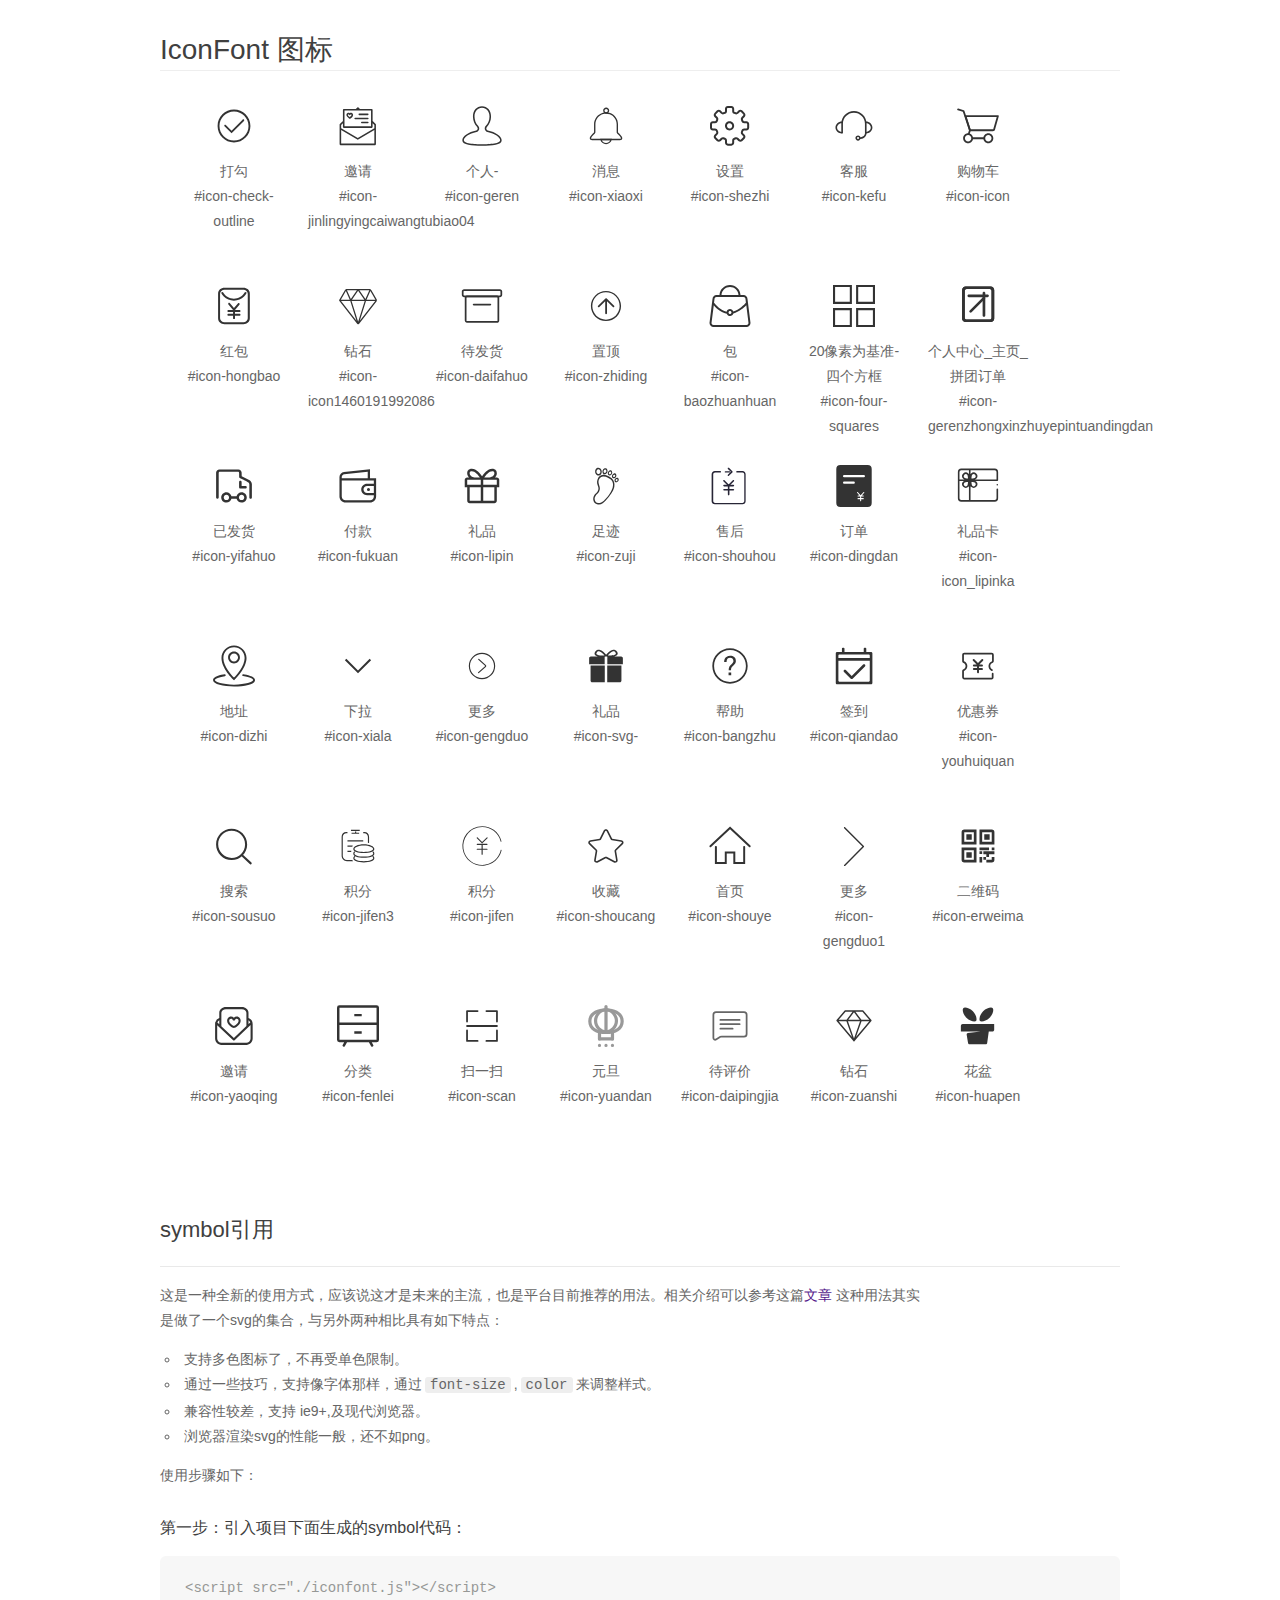
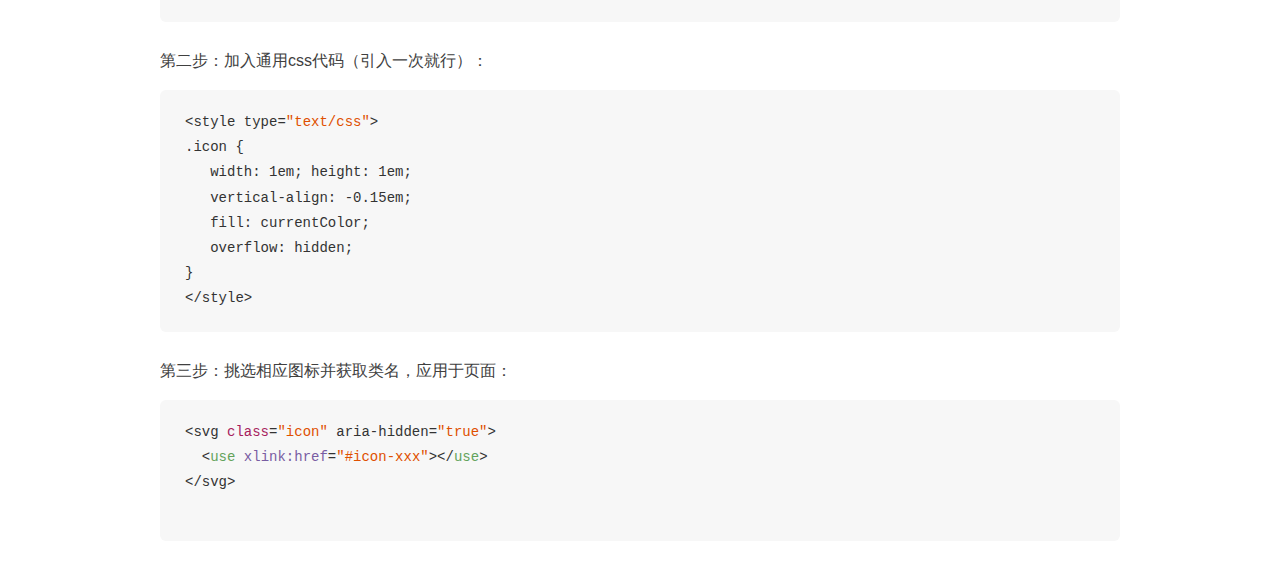
<file: font_509301_ukyf88spjccmobt9/demo_symbol.html>
<!DOCTYPE html>
<html>
<head>
    <meta charset="utf-8"/>
    <title>IconFont</title>
    <link rel="stylesheet" href="demo.css">
    <script src="iconfont.js"></script>

    <style type="text/css">
        .icon {
          /* 通过设置 font-size 来改变图标大小 */
          width: 1em; height: 1em;
          /* 图标和文字相邻时，垂直对齐 */
          vertical-align: -0.15em;
          /* 通过设置 color 来改变 SVG 的颜色/fill */
          fill: currentColor;
          /* path 和 stroke 溢出 viewBox 部分在 IE 下会显示
             normalize.css 中也包含这行 */
          overflow: hidden;
        }

    </style>
</head>
<body>
    <div class="main markdown">
        <h1>IconFont 图标</h1>
        <ul class="icon_lists clear">
            
                <li>
                    <svg class="icon" aria-hidden="true">
                        <use xlink:href="#icon-check-outline"></use>
                    </svg>
                    <div class="name">打勾</div>
                    <div class="fontclass">#icon-check-outline</div>
                </li>
            
                <li>
                    <svg class="icon" aria-hidden="true">
                        <use xlink:href="#icon-jinlingyingcaiwangtubiao04"></use>
                    </svg>
                    <div class="name">邀请</div>
                    <div class="fontclass">#icon-jinlingyingcaiwangtubiao04</div>
                </li>
            
                <li>
                    <svg class="icon" aria-hidden="true">
                        <use xlink:href="#icon-geren"></use>
                    </svg>
                    <div class="name">个人-</div>
                    <div class="fontclass">#icon-geren</div>
                </li>
            
                <li>
                    <svg class="icon" aria-hidden="true">
                        <use xlink:href="#icon-xiaoxi"></use>
                    </svg>
                    <div class="name">消息</div>
                    <div class="fontclass">#icon-xiaoxi</div>
                </li>
            
                <li>
                    <svg class="icon" aria-hidden="true">
                        <use xlink:href="#icon-shezhi"></use>
                    </svg>
                    <div class="name">设置</div>
                    <div class="fontclass">#icon-shezhi</div>
                </li>
            
                <li>
                    <svg class="icon" aria-hidden="true">
                        <use xlink:href="#icon-kefu"></use>
                    </svg>
                    <div class="name">客服</div>
                    <div class="fontclass">#icon-kefu</div>
                </li>
            
                <li>
                    <svg class="icon" aria-hidden="true">
                        <use xlink:href="#icon-icon"></use>
                    </svg>
                    <div class="name">购物车</div>
                    <div class="fontclass">#icon-icon</div>
                </li>
            
                <li>
                    <svg class="icon" aria-hidden="true">
                        <use xlink:href="#icon-hongbao"></use>
                    </svg>
                    <div class="name">红包</div>
                    <div class="fontclass">#icon-hongbao</div>
                </li>
            
                <li>
                    <svg class="icon" aria-hidden="true">
                        <use xlink:href="#icon-icon1460191992086"></use>
                    </svg>
                    <div class="name">钻石</div>
                    <div class="fontclass">#icon-icon1460191992086</div>
                </li>
            
                <li>
                    <svg class="icon" aria-hidden="true">
                        <use xlink:href="#icon-daifahuo"></use>
                    </svg>
                    <div class="name">待发货</div>
                    <div class="fontclass">#icon-daifahuo</div>
                </li>
            
                <li>
                    <svg class="icon" aria-hidden="true">
                        <use xlink:href="#icon-zhiding"></use>
                    </svg>
                    <div class="name">置顶</div>
                    <div class="fontclass">#icon-zhiding</div>
                </li>
            
                <li>
                    <svg class="icon" aria-hidden="true">
                        <use xlink:href="#icon-baozhuanhuan"></use>
                    </svg>
                    <div class="name">包</div>
                    <div class="fontclass">#icon-baozhuanhuan</div>
                </li>
            
                <li>
                    <svg class="icon" aria-hidden="true">
                        <use xlink:href="#icon-four-squares"></use>
                    </svg>
                    <div class="name">20像素为基准-四个方框</div>
                    <div class="fontclass">#icon-four-squares</div>
                </li>
            
                <li>
                    <svg class="icon" aria-hidden="true">
                        <use xlink:href="#icon-gerenzhongxinzhuyepintuandingdan"></use>
                    </svg>
                    <div class="name">个人中心_主页_拼团订单</div>
                    <div class="fontclass">#icon-gerenzhongxinzhuyepintuandingdan</div>
                </li>
            
                <li>
                    <svg class="icon" aria-hidden="true">
                        <use xlink:href="#icon-yifahuo"></use>
                    </svg>
                    <div class="name">已发货</div>
                    <div class="fontclass">#icon-yifahuo</div>
                </li>
            
                <li>
                    <svg class="icon" aria-hidden="true">
                        <use xlink:href="#icon-fukuan"></use>
                    </svg>
                    <div class="name">付款</div>
                    <div class="fontclass">#icon-fukuan</div>
                </li>
            
                <li>
                    <svg class="icon" aria-hidden="true">
                        <use xlink:href="#icon-lipin"></use>
                    </svg>
                    <div class="name">礼品</div>
                    <div class="fontclass">#icon-lipin</div>
                </li>
            
                <li>
                    <svg class="icon" aria-hidden="true">
                        <use xlink:href="#icon-zuji"></use>
                    </svg>
                    <div class="name">足迹</div>
                    <div class="fontclass">#icon-zuji</div>
                </li>
            
                <li>
                    <svg class="icon" aria-hidden="true">
                        <use xlink:href="#icon-shouhou"></use>
                    </svg>
                    <div class="name">售后</div>
                    <div class="fontclass">#icon-shouhou</div>
                </li>
            
                <li>
                    <svg class="icon" aria-hidden="true">
                        <use xlink:href="#icon-dingdan"></use>
                    </svg>
                    <div class="name">订单</div>
                    <div class="fontclass">#icon-dingdan</div>
                </li>
            
                <li>
                    <svg class="icon" aria-hidden="true">
                        <use xlink:href="#icon-icon_lipinka"></use>
                    </svg>
                    <div class="name">礼品卡</div>
                    <div class="fontclass">#icon-icon_lipinka</div>
                </li>
            
                <li>
                    <svg class="icon" aria-hidden="true">
                        <use xlink:href="#icon-dizhi"></use>
                    </svg>
                    <div class="name">地址</div>
                    <div class="fontclass">#icon-dizhi</div>
                </li>
            
                <li>
                    <svg class="icon" aria-hidden="true">
                        <use xlink:href="#icon-xiala"></use>
                    </svg>
                    <div class="name">下拉</div>
                    <div class="fontclass">#icon-xiala</div>
                </li>
            
                <li>
                    <svg class="icon" aria-hidden="true">
                        <use xlink:href="#icon-gengduo"></use>
                    </svg>
                    <div class="name">更多</div>
                    <div class="fontclass">#icon-gengduo</div>
                </li>
            
                <li>
                    <svg class="icon" aria-hidden="true">
                        <use xlink:href="#icon-svg-"></use>
                    </svg>
                    <div class="name">礼品</div>
                    <div class="fontclass">#icon-svg-</div>
                </li>
            
                <li>
                    <svg class="icon" aria-hidden="true">
                        <use xlink:href="#icon-bangzhu"></use>
                    </svg>
                    <div class="name">帮助</div>
                    <div class="fontclass">#icon-bangzhu</div>
                </li>
            
                <li>
                    <svg class="icon" aria-hidden="true">
                        <use xlink:href="#icon-qiandao"></use>
                    </svg>
                    <div class="name">签到</div>
                    <div class="fontclass">#icon-qiandao</div>
                </li>
            
                <li>
                    <svg class="icon" aria-hidden="true">
                        <use xlink:href="#icon-youhuiquan"></use>
                    </svg>
                    <div class="name">优惠券</div>
                    <div class="fontclass">#icon-youhuiquan</div>
                </li>
            
                <li>
                    <svg class="icon" aria-hidden="true">
                        <use xlink:href="#icon-sousuo"></use>
                    </svg>
                    <div class="name">搜索</div>
                    <div class="fontclass">#icon-sousuo</div>
                </li>
            
                <li>
                    <svg class="icon" aria-hidden="true">
                        <use xlink:href="#icon-jifen3"></use>
                    </svg>
                    <div class="name">积分</div>
                    <div class="fontclass">#icon-jifen3</div>
                </li>
            
                <li>
                    <svg class="icon" aria-hidden="true">
                        <use xlink:href="#icon-jifen"></use>
                    </svg>
                    <div class="name">积分</div>
                    <div class="fontclass">#icon-jifen</div>
                </li>
            
                <li>
                    <svg class="icon" aria-hidden="true">
                        <use xlink:href="#icon-shoucang"></use>
                    </svg>
                    <div class="name">收藏</div>
                    <div class="fontclass">#icon-shoucang</div>
                </li>
            
                <li>
                    <svg class="icon" aria-hidden="true">
                        <use xlink:href="#icon-shouye"></use>
                    </svg>
                    <div class="name">首页</div>
                    <div class="fontclass">#icon-shouye</div>
                </li>
            
                <li>
                    <svg class="icon" aria-hidden="true">
                        <use xlink:href="#icon-gengduo1"></use>
                    </svg>
                    <div class="name">更多</div>
                    <div class="fontclass">#icon-gengduo1</div>
                </li>
            
                <li>
                    <svg class="icon" aria-hidden="true">
                        <use xlink:href="#icon-erweima"></use>
                    </svg>
                    <div class="name">二维码</div>
                    <div class="fontclass">#icon-erweima</div>
                </li>
            
                <li>
                    <svg class="icon" aria-hidden="true">
                        <use xlink:href="#icon-yaoqing"></use>
                    </svg>
                    <div class="name">邀请</div>
                    <div class="fontclass">#icon-yaoqing</div>
                </li>
            
                <li>
                    <svg class="icon" aria-hidden="true">
                        <use xlink:href="#icon-fenlei"></use>
                    </svg>
                    <div class="name">分类</div>
                    <div class="fontclass">#icon-fenlei</div>
                </li>
            
                <li>
                    <svg class="icon" aria-hidden="true">
                        <use xlink:href="#icon-scan"></use>
                    </svg>
                    <div class="name">扫一扫</div>
                    <div class="fontclass">#icon-scan</div>
                </li>
            
                <li>
                    <svg class="icon" aria-hidden="true">
                        <use xlink:href="#icon-yuandan"></use>
                    </svg>
                    <div class="name">元旦</div>
                    <div class="fontclass">#icon-yuandan</div>
                </li>
            
                <li>
                    <svg class="icon" aria-hidden="true">
                        <use xlink:href="#icon-daipingjia"></use>
                    </svg>
                    <div class="name">待评价</div>
                    <div class="fontclass">#icon-daipingjia</div>
                </li>
            
                <li>
                    <svg class="icon" aria-hidden="true">
                        <use xlink:href="#icon-zuanshi"></use>
                    </svg>
                    <div class="name">钻石</div>
                    <div class="fontclass">#icon-zuanshi</div>
                </li>
            
                <li>
                    <svg class="icon" aria-hidden="true">
                        <use xlink:href="#icon-huapen"></use>
                    </svg>
                    <div class="name">花盆</div>
                    <div class="fontclass">#icon-huapen</div>
                </li>
            
        </ul>


        <h2 id="symbol-">symbol引用</h2>
        <hr>

        <p>这是一种全新的使用方式，应该说这才是未来的主流，也是平台目前推荐的用法。相关介绍可以参考这篇<a href="">文章</a>
        这种用法其实是做了一个svg的集合，与另外两种相比具有如下特点：</p>
        <ul>
          <li>支持多色图标了，不再受单色限制。</li>
          <li>通过一些技巧，支持像字体那样，通过<code>font-size</code>,<code>color</code>来调整样式。</li>
          <li>兼容性较差，支持 ie9+,及现代浏览器。</li>
          <li>浏览器渲染svg的性能一般，还不如png。</li>
        </ul>
        <p>使用步骤如下：</p>
        <h3 id="-symbol-">第一步：引入项目下面生成的symbol代码：</h3>
        <pre><code class="lang-js hljs javascript"><span class="hljs-comment">&lt;script src="./iconfont.js"&gt;&lt;/script&gt;</span></code></pre>
        <h3 id="-css-">第二步：加入通用css代码（引入一次就行）：</h3>
        <pre><code class="lang-js hljs javascript">&lt;style type=<span class="hljs-string">"text/css"</span>&gt;
.icon {
   width: <span class="hljs-number">1</span>em; height: <span class="hljs-number">1</span>em;
   vertical-align: <span class="hljs-number">-0.15</span>em;
   fill: currentColor;
   overflow: hidden;
}
&lt;<span class="hljs-regexp">/style&gt;</span></code></pre>
        <h3 id="-">第三步：挑选相应图标并获取类名，应用于页面：</h3>
        <pre><code class="lang-js hljs javascript">&lt;svg <span class="hljs-class"><span class="hljs-keyword">class</span></span>=<span class="hljs-string">"icon"</span> aria-hidden=<span class="hljs-string">"true"</span>&gt;<span class="xml"><span class="hljs-tag">
  &lt;<span class="hljs-name">use</span> <span class="hljs-attr">xlink:href</span>=<span class="hljs-string">"#icon-xxx"</span>&gt;</span><span class="hljs-tag">&lt;/<span class="hljs-name">use</span>&gt;</span>
</span>&lt;<span class="hljs-regexp">/svg&gt;
        </span></code></pre>
    </div>
</body>
</html>
</file>
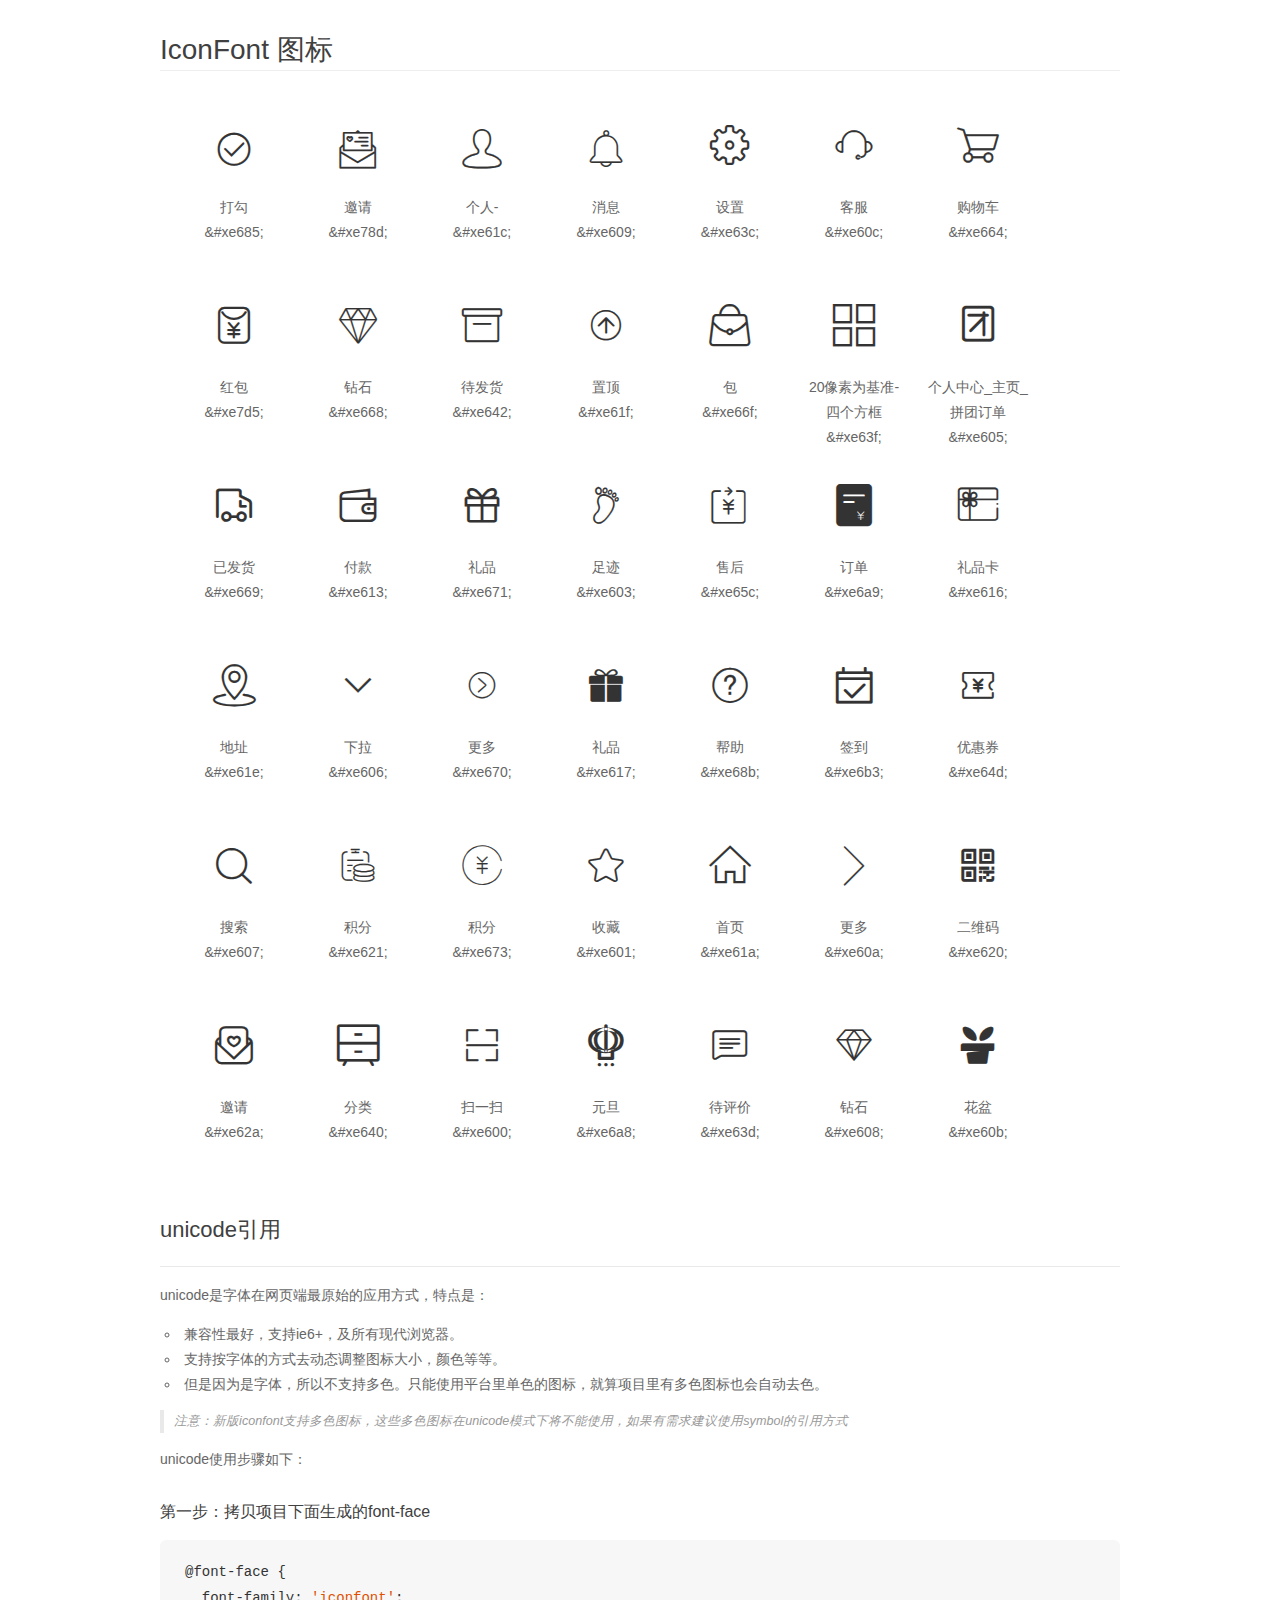
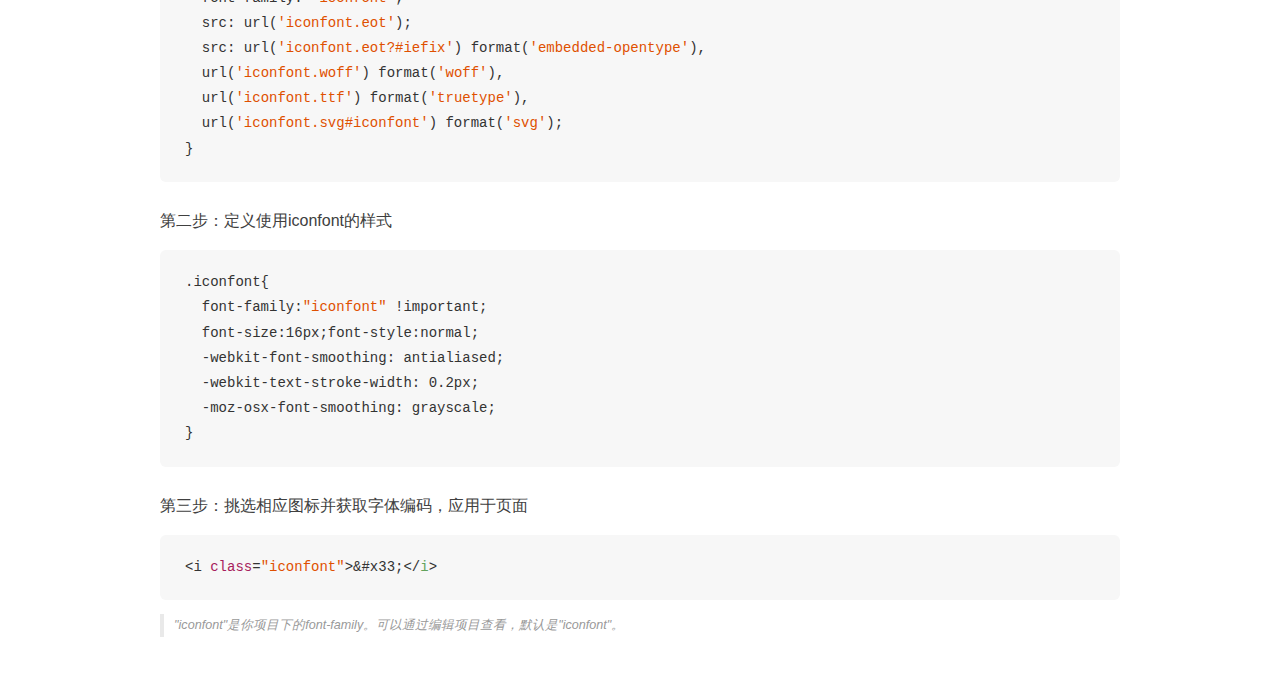
<file: font_509301_ukyf88spjccmobt9/demo_unicode.html>
<!DOCTYPE html>
<html>
<head>
    <meta charset="utf-8"/>
    <title>IconFont</title>
    <link rel="stylesheet" href="demo.css">

    <style type="text/css">

        @font-face {font-family: "iconfont";
          src: url('iconfont.eot'); /* IE9*/
          src: url('iconfont.eot#iefix') format('embedded-opentype'), /* IE6-IE8 */
          url('iconfont.woff') format('woff'), /* chrome, firefox */
          url('iconfont.ttf') format('truetype'), /* chrome, firefox, opera, Safari, Android, iOS 4.2+*/
          url('iconfont.svg#iconfont') format('svg'); /* iOS 4.1- */
        }

        .iconfont {
          font-family:"iconfont" !important;
          font-size:16px;
          font-style:normal;
          -webkit-font-smoothing: antialiased;
          -webkit-text-stroke-width: 0.2px;
          -moz-osx-font-smoothing: grayscale;
        }

    </style>
</head>
<body>
    <div class="main markdown">
        <h1>IconFont 图标</h1>
        <ul class="icon_lists clear">
            
                <li>
                <i class="icon iconfont">&#xe685;</i>
                    <div class="name">打勾</div>
                    <div class="code">&amp;#xe685;</div>
                </li>
            
                <li>
                <i class="icon iconfont">&#xe78d;</i>
                    <div class="name">邀请</div>
                    <div class="code">&amp;#xe78d;</div>
                </li>
            
                <li>
                <i class="icon iconfont">&#xe61c;</i>
                    <div class="name">个人-</div>
                    <div class="code">&amp;#xe61c;</div>
                </li>
            
                <li>
                <i class="icon iconfont">&#xe609;</i>
                    <div class="name">消息</div>
                    <div class="code">&amp;#xe609;</div>
                </li>
            
                <li>
                <i class="icon iconfont">&#xe63c;</i>
                    <div class="name">设置</div>
                    <div class="code">&amp;#xe63c;</div>
                </li>
            
                <li>
                <i class="icon iconfont">&#xe60c;</i>
                    <div class="name">客服</div>
                    <div class="code">&amp;#xe60c;</div>
                </li>
            
                <li>
                <i class="icon iconfont">&#xe664;</i>
                    <div class="name">购物车</div>
                    <div class="code">&amp;#xe664;</div>
                </li>
            
                <li>
                <i class="icon iconfont">&#xe7d5;</i>
                    <div class="name">红包</div>
                    <div class="code">&amp;#xe7d5;</div>
                </li>
            
                <li>
                <i class="icon iconfont">&#xe668;</i>
                    <div class="name">钻石</div>
                    <div class="code">&amp;#xe668;</div>
                </li>
            
                <li>
                <i class="icon iconfont">&#xe642;</i>
                    <div class="name">待发货</div>
                    <div class="code">&amp;#xe642;</div>
                </li>
            
                <li>
                <i class="icon iconfont">&#xe61f;</i>
                    <div class="name">置顶</div>
                    <div class="code">&amp;#xe61f;</div>
                </li>
            
                <li>
                <i class="icon iconfont">&#xe66f;</i>
                    <div class="name">包</div>
                    <div class="code">&amp;#xe66f;</div>
                </li>
            
                <li>
                <i class="icon iconfont">&#xe63f;</i>
                    <div class="name">20像素为基准-四个方框</div>
                    <div class="code">&amp;#xe63f;</div>
                </li>
            
                <li>
                <i class="icon iconfont">&#xe605;</i>
                    <div class="name">个人中心_主页_拼团订单</div>
                    <div class="code">&amp;#xe605;</div>
                </li>
            
                <li>
                <i class="icon iconfont">&#xe669;</i>
                    <div class="name">已发货</div>
                    <div class="code">&amp;#xe669;</div>
                </li>
            
                <li>
                <i class="icon iconfont">&#xe613;</i>
                    <div class="name">付款</div>
                    <div class="code">&amp;#xe613;</div>
                </li>
            
                <li>
                <i class="icon iconfont">&#xe671;</i>
                    <div class="name">礼品</div>
                    <div class="code">&amp;#xe671;</div>
                </li>
            
                <li>
                <i class="icon iconfont">&#xe603;</i>
                    <div class="name">足迹</div>
                    <div class="code">&amp;#xe603;</div>
                </li>
            
                <li>
                <i class="icon iconfont">&#xe65c;</i>
                    <div class="name">售后</div>
                    <div class="code">&amp;#xe65c;</div>
                </li>
            
                <li>
                <i class="icon iconfont">&#xe6a9;</i>
                    <div class="name">订单</div>
                    <div class="code">&amp;#xe6a9;</div>
                </li>
            
                <li>
                <i class="icon iconfont">&#xe616;</i>
                    <div class="name">礼品卡</div>
                    <div class="code">&amp;#xe616;</div>
                </li>
            
                <li>
                <i class="icon iconfont">&#xe61e;</i>
                    <div class="name">地址</div>
                    <div class="code">&amp;#xe61e;</div>
                </li>
            
                <li>
                <i class="icon iconfont">&#xe606;</i>
                    <div class="name">下拉</div>
                    <div class="code">&amp;#xe606;</div>
                </li>
            
                <li>
                <i class="icon iconfont">&#xe670;</i>
                    <div class="name">更多</div>
                    <div class="code">&amp;#xe670;</div>
                </li>
            
                <li>
                <i class="icon iconfont">&#xe617;</i>
                    <div class="name">礼品</div>
                    <div class="code">&amp;#xe617;</div>
                </li>
            
                <li>
                <i class="icon iconfont">&#xe68b;</i>
                    <div class="name">帮助</div>
                    <div class="code">&amp;#xe68b;</div>
                </li>
            
                <li>
                <i class="icon iconfont">&#xe6b3;</i>
                    <div class="name">签到</div>
                    <div class="code">&amp;#xe6b3;</div>
                </li>
            
                <li>
                <i class="icon iconfont">&#xe64d;</i>
                    <div class="name">优惠券</div>
                    <div class="code">&amp;#xe64d;</div>
                </li>
            
                <li>
                <i class="icon iconfont">&#xe607;</i>
                    <div class="name">搜索</div>
                    <div class="code">&amp;#xe607;</div>
                </li>
            
                <li>
                <i class="icon iconfont">&#xe621;</i>
                    <div class="name">积分</div>
                    <div class="code">&amp;#xe621;</div>
                </li>
            
                <li>
                <i class="icon iconfont">&#xe673;</i>
                    <div class="name">积分</div>
                    <div class="code">&amp;#xe673;</div>
                </li>
            
                <li>
                <i class="icon iconfont">&#xe601;</i>
                    <div class="name">收藏</div>
                    <div class="code">&amp;#xe601;</div>
                </li>
            
                <li>
                <i class="icon iconfont">&#xe61a;</i>
                    <div class="name">首页</div>
                    <div class="code">&amp;#xe61a;</div>
                </li>
            
                <li>
                <i class="icon iconfont">&#xe60a;</i>
                    <div class="name">更多</div>
                    <div class="code">&amp;#xe60a;</div>
                </li>
            
                <li>
                <i class="icon iconfont">&#xe620;</i>
                    <div class="name">二维码</div>
                    <div class="code">&amp;#xe620;</div>
                </li>
            
                <li>
                <i class="icon iconfont">&#xe62a;</i>
                    <div class="name">邀请</div>
                    <div class="code">&amp;#xe62a;</div>
                </li>
            
                <li>
                <i class="icon iconfont">&#xe640;</i>
                    <div class="name">分类</div>
                    <div class="code">&amp;#xe640;</div>
                </li>
            
                <li>
                <i class="icon iconfont">&#xe600;</i>
                    <div class="name">扫一扫</div>
                    <div class="code">&amp;#xe600;</div>
                </li>
            
                <li>
                <i class="icon iconfont">&#xe6a8;</i>
                    <div class="name">元旦</div>
                    <div class="code">&amp;#xe6a8;</div>
                </li>
            
                <li>
                <i class="icon iconfont">&#xe63d;</i>
                    <div class="name">待评价</div>
                    <div class="code">&amp;#xe63d;</div>
                </li>
            
                <li>
                <i class="icon iconfont">&#xe608;</i>
                    <div class="name">钻石</div>
                    <div class="code">&amp;#xe608;</div>
                </li>
            
                <li>
                <i class="icon iconfont">&#xe60b;</i>
                    <div class="name">花盆</div>
                    <div class="code">&amp;#xe60b;</div>
                </li>
            
        </ul>
        <h2 id="unicode-">unicode引用</h2>
        <hr>

        <p>unicode是字体在网页端最原始的应用方式，特点是：</p>
        <ul>
        <li>兼容性最好，支持ie6+，及所有现代浏览器。</li>
        <li>支持按字体的方式去动态调整图标大小，颜色等等。</li>
        <li>但是因为是字体，所以不支持多色。只能使用平台里单色的图标，就算项目里有多色图标也会自动去色。</li>
        </ul>
        <blockquote>
        <p>注意：新版iconfont支持多色图标，这些多色图标在unicode模式下将不能使用，如果有需求建议使用symbol的引用方式</p>
        </blockquote>
        <p>unicode使用步骤如下：</p>
        <h3 id="-font-face">第一步：拷贝项目下面生成的font-face</h3>
        <pre><code class="lang-js hljs javascript">@font-face {
  font-family: <span class="hljs-string">'iconfont'</span>;
  src: url(<span class="hljs-string">'iconfont.eot'</span>);
  src: url(<span class="hljs-string">'iconfont.eot?#iefix'</span>) format(<span class="hljs-string">'embedded-opentype'</span>),
  url(<span class="hljs-string">'iconfont.woff'</span>) format(<span class="hljs-string">'woff'</span>),
  url(<span class="hljs-string">'iconfont.ttf'</span>) format(<span class="hljs-string">'truetype'</span>),
  url(<span class="hljs-string">'iconfont.svg#iconfont'</span>) format(<span class="hljs-string">'svg'</span>);
}
</code></pre>
        <h3 id="-iconfont-">第二步：定义使用iconfont的样式</h3>
        <pre><code class="lang-js hljs javascript">.iconfont{
  font-family:<span class="hljs-string">"iconfont"</span> !important;
  font-size:<span class="hljs-number">16</span>px;font-style:normal;
  -webkit-font-smoothing: antialiased;
  -webkit-text-stroke-width: <span class="hljs-number">0.2</span>px;
  -moz-osx-font-smoothing: grayscale;
}
</code></pre>
        <h3 id="-">第三步：挑选相应图标并获取字体编码，应用于页面</h3>
        <pre><code class="lang-js hljs javascript">&lt;i <span class="hljs-class"><span class="hljs-keyword">class</span></span>=<span class="hljs-string">"iconfont"</span>&gt;&amp;#x33;<span class="xml"><span class="hljs-tag">&lt;/<span class="hljs-name">i</span>&gt;</span></span></code></pre>

        <blockquote>
        <p>"iconfont"是你项目下的font-family。可以通过编辑项目查看，默认是"iconfont"。</p>
        </blockquote>
    </div>


</body>
</html>
</file>
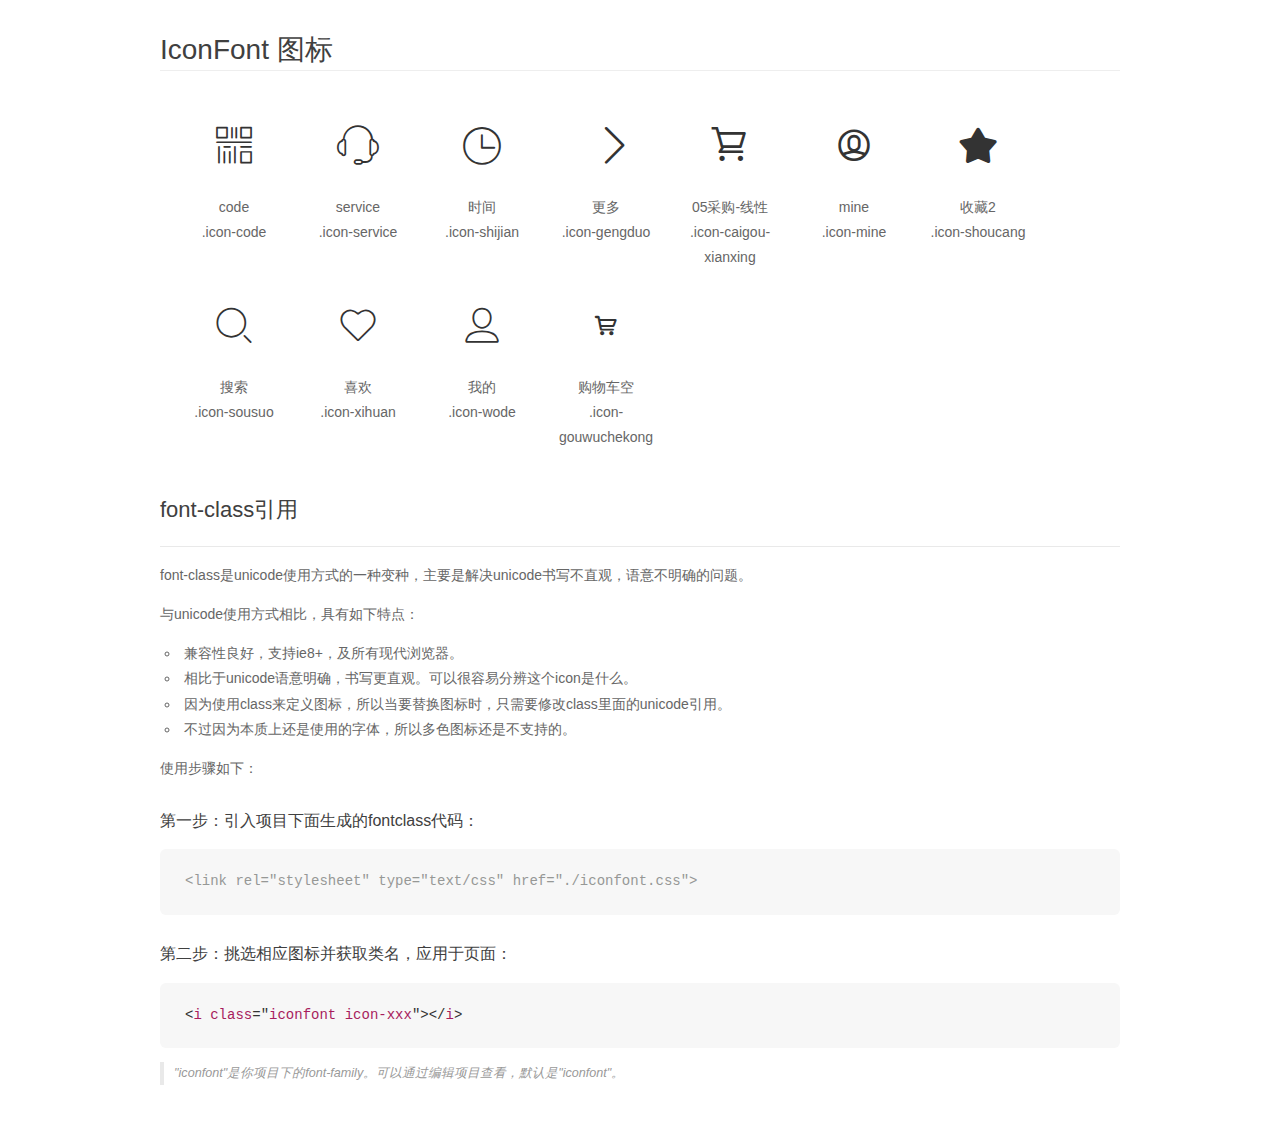
<file: js/js/font_503265_qlcuijs8bhkyy14i/demo_fontclass.html>
<!DOCTYPE html>
<html>
<head>
    <meta charset="utf-8"/>
    <title>IconFont</title>
    <link rel="stylesheet" href="demo.css">
    <link rel="stylesheet" href="iconfont.css">
</head>
<body>
    <div class="main markdown">
        <h1>IconFont 图标</h1>
        <ul class="icon_lists clear">
            
                <li>
                <i class="icon iconfont icon-code"></i>
                    <div class="name">code</div>
                    <div class="fontclass">.icon-code</div>
                </li>
            
                <li>
                <i class="icon iconfont icon-service"></i>
                    <div class="name">service</div>
                    <div class="fontclass">.icon-service</div>
                </li>
            
                <li>
                <i class="icon iconfont icon-shijian"></i>
                    <div class="name">时间</div>
                    <div class="fontclass">.icon-shijian</div>
                </li>
            
                <li>
                <i class="icon iconfont icon-gengduo"></i>
                    <div class="name">更多</div>
                    <div class="fontclass">.icon-gengduo</div>
                </li>
            
                <li>
                <i class="icon iconfont icon-caigou-xianxing"></i>
                    <div class="name">05采购-线性</div>
                    <div class="fontclass">.icon-caigou-xianxing</div>
                </li>
            
                <li>
                <i class="icon iconfont icon-mine"></i>
                    <div class="name">mine</div>
                    <div class="fontclass">.icon-mine</div>
                </li>
            
                <li>
                <i class="icon iconfont icon-shoucang"></i>
                    <div class="name"> 收藏2</div>
                    <div class="fontclass">.icon-shoucang</div>
                </li>
            
                <li>
                <i class="icon iconfont icon-sousuo"></i>
                    <div class="name">搜索</div>
                    <div class="fontclass">.icon-sousuo</div>
                </li>
            
                <li>
                <i class="icon iconfont icon-xihuan"></i>
                    <div class="name">喜欢</div>
                    <div class="fontclass">.icon-xihuan</div>
                </li>
            
                <li>
                <i class="icon iconfont icon-wode"></i>
                    <div class="name"> 我的</div>
                    <div class="fontclass">.icon-wode</div>
                </li>
            
                <li>
                <i class="icon iconfont icon-gouwuchekong"></i>
                    <div class="name">购物车空</div>
                    <div class="fontclass">.icon-gouwuchekong</div>
                </li>
            
        </ul>

        <h2 id="font-class-">font-class引用</h2>
        <hr>

        <p>font-class是unicode使用方式的一种变种，主要是解决unicode书写不直观，语意不明确的问题。</p>
        <p>与unicode使用方式相比，具有如下特点：</p>
        <ul>
        <li>兼容性良好，支持ie8+，及所有现代浏览器。</li>
        <li>相比于unicode语意明确，书写更直观。可以很容易分辨这个icon是什么。</li>
        <li>因为使用class来定义图标，所以当要替换图标时，只需要修改class里面的unicode引用。</li>
        <li>不过因为本质上还是使用的字体，所以多色图标还是不支持的。</li>
        </ul>
        <p>使用步骤如下：</p>
        <h3 id="-fontclass-">第一步：引入项目下面生成的fontclass代码：</h3>


        <pre><code class="lang-js hljs javascript"><span class="hljs-comment">&lt;link rel="stylesheet" type="text/css" href="./iconfont.css"&gt;</span></code></pre>
        <h3 id="-">第二步：挑选相应图标并获取类名，应用于页面：</h3>
        <pre><code class="lang-css hljs">&lt;<span class="hljs-selector-tag">i</span> <span class="hljs-selector-tag">class</span>="<span class="hljs-selector-tag">iconfont</span> <span class="hljs-selector-tag">icon-xxx</span>"&gt;&lt;/<span class="hljs-selector-tag">i</span>&gt;</code></pre>
        <blockquote>
        <p>"iconfont"是你项目下的font-family。可以通过编辑项目查看，默认是"iconfont"。</p>
        </blockquote>
    </div>
</body>
</html>
</file>
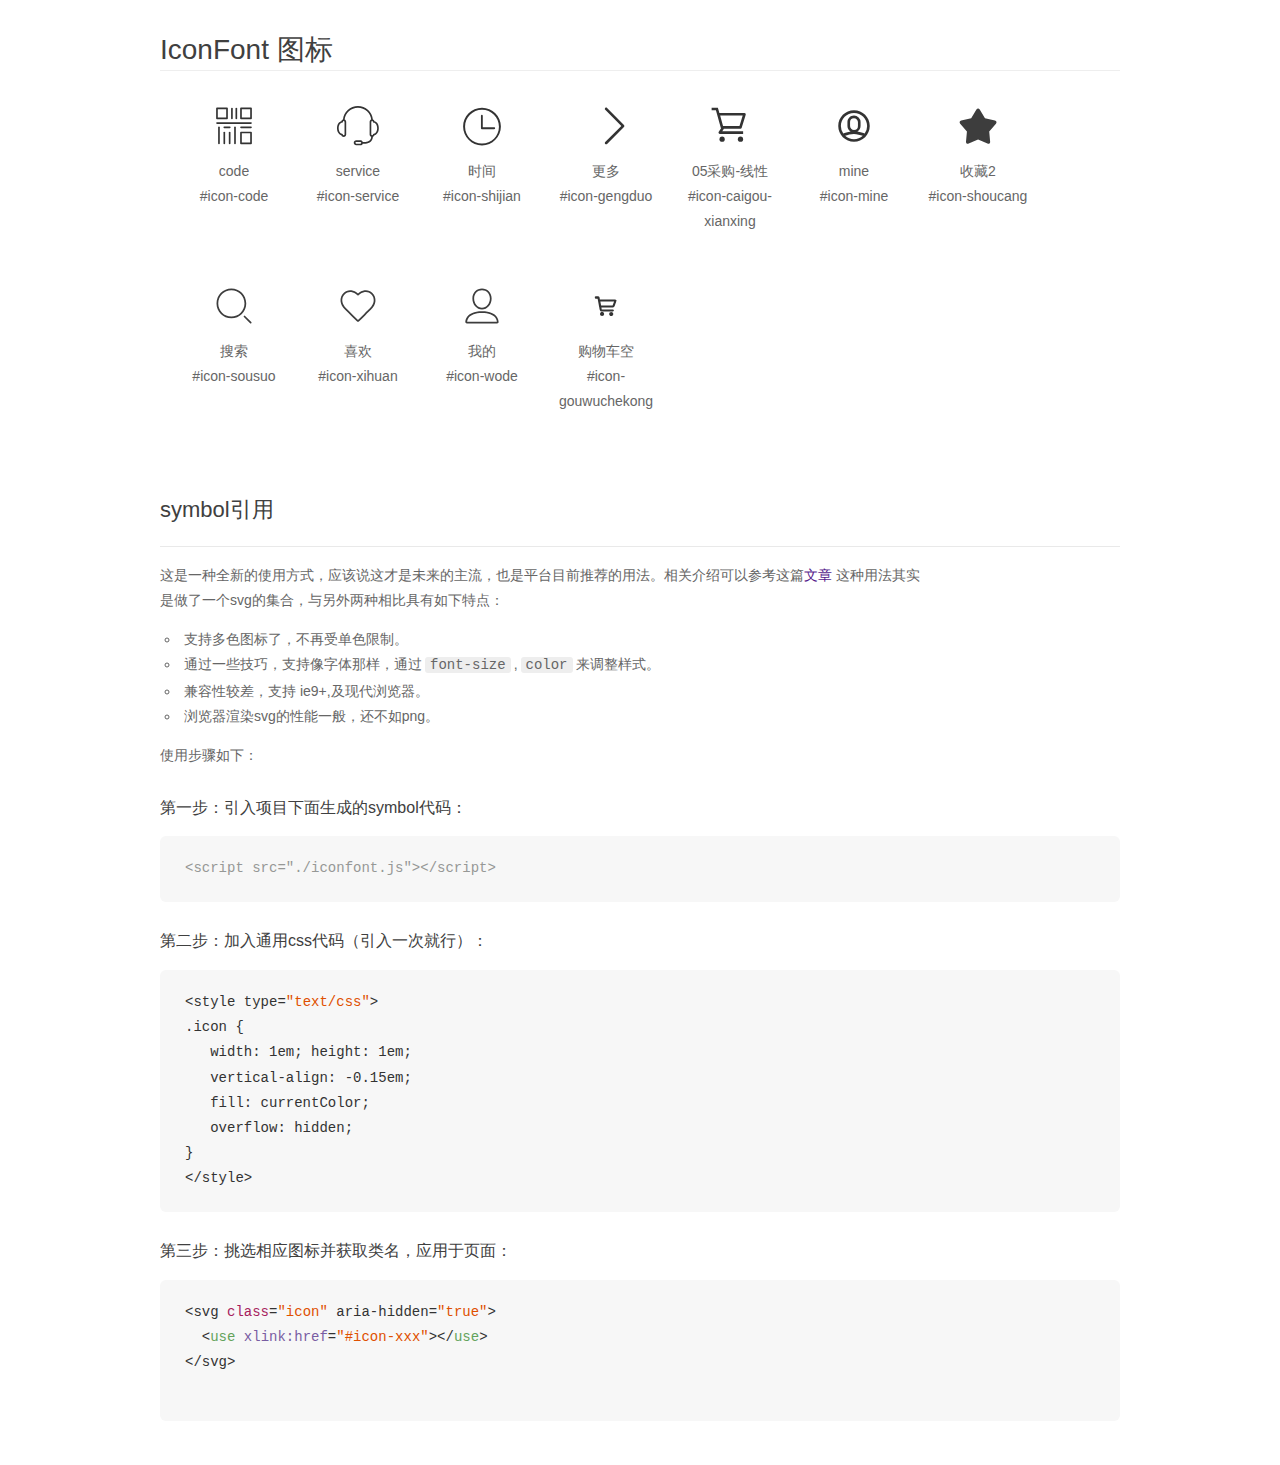
<file: js/js/font_503265_qlcuijs8bhkyy14i/demo_symbol.html>
<!DOCTYPE html>
<html>
<head>
    <meta charset="utf-8"/>
    <title>IconFont</title>
    <link rel="stylesheet" href="demo.css">
    <script src="iconfont.js"></script>

    <style type="text/css">
        .icon {
          /* 通过设置 font-size 来改变图标大小 */
          width: 1em; height: 1em;
          /* 图标和文字相邻时，垂直对齐 */
          vertical-align: -0.15em;
          /* 通过设置 color 来改变 SVG 的颜色/fill */
          fill: currentColor;
          /* path 和 stroke 溢出 viewBox 部分在 IE 下会显示
             normalize.css 中也包含这行 */
          overflow: hidden;
        }

    </style>
</head>
<body>
    <div class="main markdown">
        <h1>IconFont 图标</h1>
        <ul class="icon_lists clear">
            
                <li>
                    <svg class="icon" aria-hidden="true">
                        <use xlink:href="#icon-code"></use>
                    </svg>
                    <div class="name">code</div>
                    <div class="fontclass">#icon-code</div>
                </li>
            
                <li>
                    <svg class="icon" aria-hidden="true">
                        <use xlink:href="#icon-service"></use>
                    </svg>
                    <div class="name">service</div>
                    <div class="fontclass">#icon-service</div>
                </li>
            
                <li>
                    <svg class="icon" aria-hidden="true">
                        <use xlink:href="#icon-shijian"></use>
                    </svg>
                    <div class="name">时间</div>
                    <div class="fontclass">#icon-shijian</div>
                </li>
            
                <li>
                    <svg class="icon" aria-hidden="true">
                        <use xlink:href="#icon-gengduo"></use>
                    </svg>
                    <div class="name">更多</div>
                    <div class="fontclass">#icon-gengduo</div>
                </li>
            
                <li>
                    <svg class="icon" aria-hidden="true">
                        <use xlink:href="#icon-caigou-xianxing"></use>
                    </svg>
                    <div class="name">05采购-线性</div>
                    <div class="fontclass">#icon-caigou-xianxing</div>
                </li>
            
                <li>
                    <svg class="icon" aria-hidden="true">
                        <use xlink:href="#icon-mine"></use>
                    </svg>
                    <div class="name">mine</div>
                    <div class="fontclass">#icon-mine</div>
                </li>
            
                <li>
                    <svg class="icon" aria-hidden="true">
                        <use xlink:href="#icon-shoucang"></use>
                    </svg>
                    <div class="name"> 收藏2</div>
                    <div class="fontclass">#icon-shoucang</div>
                </li>
            
                <li>
                    <svg class="icon" aria-hidden="true">
                        <use xlink:href="#icon-sousuo"></use>
                    </svg>
                    <div class="name">搜索</div>
                    <div class="fontclass">#icon-sousuo</div>
                </li>
            
                <li>
                    <svg class="icon" aria-hidden="true">
                        <use xlink:href="#icon-xihuan"></use>
                    </svg>
                    <div class="name">喜欢</div>
                    <div class="fontclass">#icon-xihuan</div>
                </li>
            
                <li>
                    <svg class="icon" aria-hidden="true">
                        <use xlink:href="#icon-wode"></use>
                    </svg>
                    <div class="name"> 我的</div>
                    <div class="fontclass">#icon-wode</div>
                </li>
            
                <li>
                    <svg class="icon" aria-hidden="true">
                        <use xlink:href="#icon-gouwuchekong"></use>
                    </svg>
                    <div class="name">购物车空</div>
                    <div class="fontclass">#icon-gouwuchekong</div>
                </li>
            
        </ul>


        <h2 id="symbol-">symbol引用</h2>
        <hr>

        <p>这是一种全新的使用方式，应该说这才是未来的主流，也是平台目前推荐的用法。相关介绍可以参考这篇<a href="">文章</a>
        这种用法其实是做了一个svg的集合，与另外两种相比具有如下特点：</p>
        <ul>
          <li>支持多色图标了，不再受单色限制。</li>
          <li>通过一些技巧，支持像字体那样，通过<code>font-size</code>,<code>color</code>来调整样式。</li>
          <li>兼容性较差，支持 ie9+,及现代浏览器。</li>
          <li>浏览器渲染svg的性能一般，还不如png。</li>
        </ul>
        <p>使用步骤如下：</p>
        <h3 id="-symbol-">第一步：引入项目下面生成的symbol代码：</h3>
        <pre><code class="lang-js hljs javascript"><span class="hljs-comment">&lt;script src="./iconfont.js"&gt;&lt;/script&gt;</span></code></pre>
        <h3 id="-css-">第二步：加入通用css代码（引入一次就行）：</h3>
        <pre><code class="lang-js hljs javascript">&lt;style type=<span class="hljs-string">"text/css"</span>&gt;
.icon {
   width: <span class="hljs-number">1</span>em; height: <span class="hljs-number">1</span>em;
   vertical-align: <span class="hljs-number">-0.15</span>em;
   fill: currentColor;
   overflow: hidden;
}
&lt;<span class="hljs-regexp">/style&gt;</span></code></pre>
        <h3 id="-">第三步：挑选相应图标并获取类名，应用于页面：</h3>
        <pre><code class="lang-js hljs javascript">&lt;svg <span class="hljs-class"><span class="hljs-keyword">class</span></span>=<span class="hljs-string">"icon"</span> aria-hidden=<span class="hljs-string">"true"</span>&gt;<span class="xml"><span class="hljs-tag">
  &lt;<span class="hljs-name">use</span> <span class="hljs-attr">xlink:href</span>=<span class="hljs-string">"#icon-xxx"</span>&gt;</span><span class="hljs-tag">&lt;/<span class="hljs-name">use</span>&gt;</span>
</span>&lt;<span class="hljs-regexp">/svg&gt;
        </span></code></pre>
    </div>
</body>
</html>
</file>
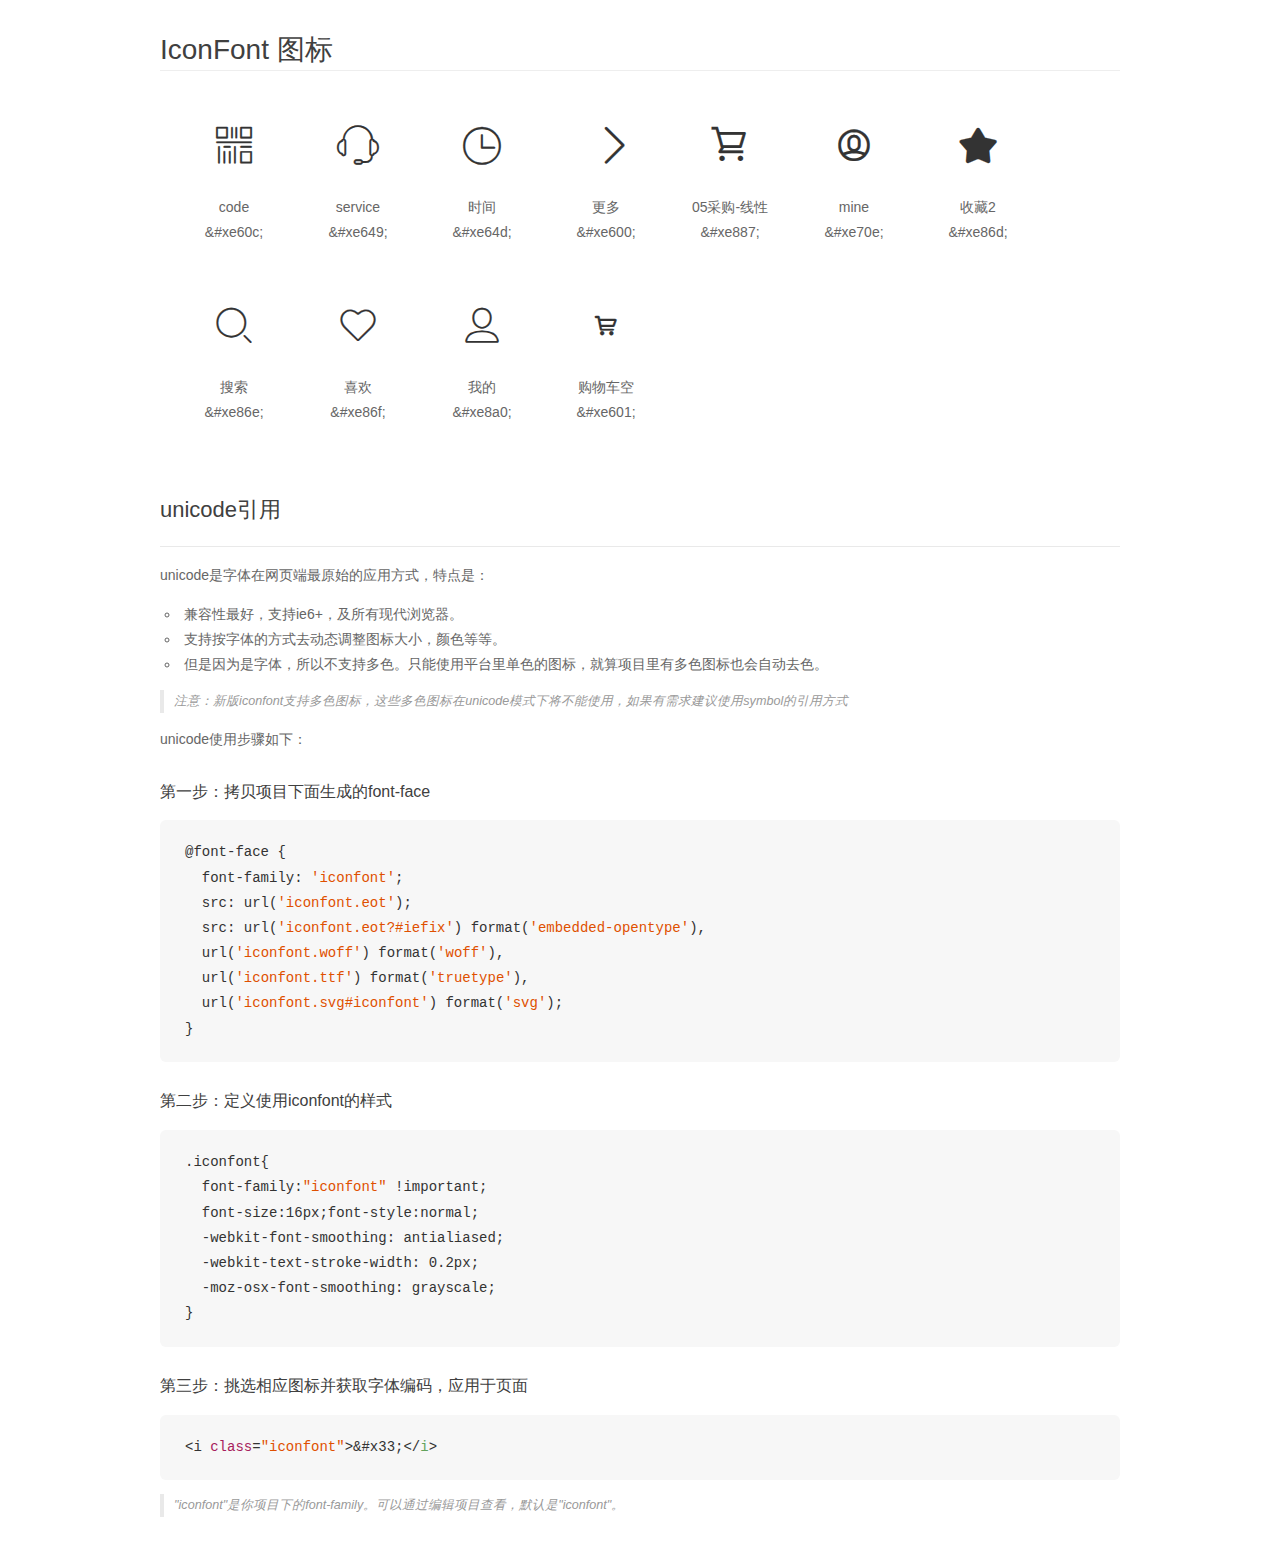
<file: js/js/font_503265_qlcuijs8bhkyy14i/demo_unicode.html>
<!DOCTYPE html>
<html>
<head>
    <meta charset="utf-8"/>
    <title>IconFont</title>
    <link rel="stylesheet" href="demo.css">

    <style type="text/css">

        @font-face {font-family: "iconfont";
          src: url('iconfont.eot'); /* IE9*/
          src: url('iconfont.eot#iefix') format('embedded-opentype'), /* IE6-IE8 */
          url('iconfont.woff') format('woff'), /* chrome, firefox */
          url('iconfont.ttf') format('truetype'), /* chrome, firefox, opera, Safari, Android, iOS 4.2+*/
          url('iconfont.svg#iconfont') format('svg'); /* iOS 4.1- */
        }

        .iconfont {
          font-family:"iconfont" !important;
          font-size:16px;
          font-style:normal;
          -webkit-font-smoothing: antialiased;
          -webkit-text-stroke-width: 0.2px;
          -moz-osx-font-smoothing: grayscale;
        }

    </style>
</head>
<body>
    <div class="main markdown">
        <h1>IconFont 图标</h1>
        <ul class="icon_lists clear">
            
                <li>
                <i class="icon iconfont">&#xe60c;</i>
                    <div class="name">code</div>
                    <div class="code">&amp;#xe60c;</div>
                </li>
            
                <li>
                <i class="icon iconfont">&#xe649;</i>
                    <div class="name">service</div>
                    <div class="code">&amp;#xe649;</div>
                </li>
            
                <li>
                <i class="icon iconfont">&#xe64d;</i>
                    <div class="name">时间</div>
                    <div class="code">&amp;#xe64d;</div>
                </li>
            
                <li>
                <i class="icon iconfont">&#xe600;</i>
                    <div class="name">更多</div>
                    <div class="code">&amp;#xe600;</div>
                </li>
            
                <li>
                <i class="icon iconfont">&#xe887;</i>
                    <div class="name">05采购-线性</div>
                    <div class="code">&amp;#xe887;</div>
                </li>
            
                <li>
                <i class="icon iconfont">&#xe70e;</i>
                    <div class="name">mine</div>
                    <div class="code">&amp;#xe70e;</div>
                </li>
            
                <li>
                <i class="icon iconfont">&#xe86d;</i>
                    <div class="name"> 收藏2</div>
                    <div class="code">&amp;#xe86d;</div>
                </li>
            
                <li>
                <i class="icon iconfont">&#xe86e;</i>
                    <div class="name">搜索</div>
                    <div class="code">&amp;#xe86e;</div>
                </li>
            
                <li>
                <i class="icon iconfont">&#xe86f;</i>
                    <div class="name">喜欢</div>
                    <div class="code">&amp;#xe86f;</div>
                </li>
            
                <li>
                <i class="icon iconfont">&#xe8a0;</i>
                    <div class="name"> 我的</div>
                    <div class="code">&amp;#xe8a0;</div>
                </li>
            
                <li>
                <i class="icon iconfont">&#xe601;</i>
                    <div class="name">购物车空</div>
                    <div class="code">&amp;#xe601;</div>
                </li>
            
        </ul>
        <h2 id="unicode-">unicode引用</h2>
        <hr>

        <p>unicode是字体在网页端最原始的应用方式，特点是：</p>
        <ul>
        <li>兼容性最好，支持ie6+，及所有现代浏览器。</li>
        <li>支持按字体的方式去动态调整图标大小，颜色等等。</li>
        <li>但是因为是字体，所以不支持多色。只能使用平台里单色的图标，就算项目里有多色图标也会自动去色。</li>
        </ul>
        <blockquote>
        <p>注意：新版iconfont支持多色图标，这些多色图标在unicode模式下将不能使用，如果有需求建议使用symbol的引用方式</p>
        </blockquote>
        <p>unicode使用步骤如下：</p>
        <h3 id="-font-face">第一步：拷贝项目下面生成的font-face</h3>
        <pre><code class="lang-js hljs javascript">@font-face {
  font-family: <span class="hljs-string">'iconfont'</span>;
  src: url(<span class="hljs-string">'iconfont.eot'</span>);
  src: url(<span class="hljs-string">'iconfont.eot?#iefix'</span>) format(<span class="hljs-string">'embedded-opentype'</span>),
  url(<span class="hljs-string">'iconfont.woff'</span>) format(<span class="hljs-string">'woff'</span>),
  url(<span class="hljs-string">'iconfont.ttf'</span>) format(<span class="hljs-string">'truetype'</span>),
  url(<span class="hljs-string">'iconfont.svg#iconfont'</span>) format(<span class="hljs-string">'svg'</span>);
}
</code></pre>
        <h3 id="-iconfont-">第二步：定义使用iconfont的样式</h3>
        <pre><code class="lang-js hljs javascript">.iconfont{
  font-family:<span class="hljs-string">"iconfont"</span> !important;
  font-size:<span class="hljs-number">16</span>px;font-style:normal;
  -webkit-font-smoothing: antialiased;
  -webkit-text-stroke-width: <span class="hljs-number">0.2</span>px;
  -moz-osx-font-smoothing: grayscale;
}
</code></pre>
        <h3 id="-">第三步：挑选相应图标并获取字体编码，应用于页面</h3>
        <pre><code class="lang-js hljs javascript">&lt;i <span class="hljs-class"><span class="hljs-keyword">class</span></span>=<span class="hljs-string">"iconfont"</span>&gt;&amp;#x33;<span class="xml"><span class="hljs-tag">&lt;/<span class="hljs-name">i</span>&gt;</span></span></code></pre>

        <blockquote>
        <p>"iconfont"是你项目下的font-family。可以通过编辑项目查看，默认是"iconfont"。</p>
        </blockquote>
    </div>


</body>
</html>
</file>
<file: css/Personal.css>
*{
	margin: 0;
	padding: 0;
}
body{
	background-color: #f9f4f4;
}
@font-face {
  font-family: 'iconfont';  /* project id 509301 */
  src: url('http://at.alicdn.com/t/font_509301_0cmmiwyyp0o4j9k9.eot');
  src: url('http://at.alicdn.com/t/font_509301_0cmmiwyyp0o4j9k9.eot?#iefix') format('embedded-opentype'),
  url('http://at.alicdn.com/t/font_509301_0cmmiwyyp0o4j9k9.woff') format('woff'),
  url('http://at.alicdn.com/t/font_509301_0cmmiwyyp0o4j9k9.ttf') format('truetype'),
  url('http://at.alicdn.com/t/font_509301_0cmmiwyyp0o4j9k9.svg#iconfont') format('svg');
}
.iconfont{
  font-family:"iconfont" !important;
  font-size:16px;font-style:normal;
  -webkit-font-smoothing: antialiased;
  -webkit-text-stroke-width: 0.2px;
  -moz-osx-font-smoothing: grayscale;
}
.diva{
	width: 100%;
	height: 130px;
	background-color: #131212;
	color: white;
}
.diva .diva_v{
	width: 90%;
	height: 130px;
	margin: 0 auto;
}
.diva .diva_v .diva_a{
	float: left;
	margin-top: 25px;
}
.diva .diva_v .diva_a img{
	border-radius: 50%;
}
.diva .diva_v .diva_a span{
	float: right;
	margin-left: 15px;
}
.diva .diva_v .diva_a span .p1{
	font-size: 25px;
	margin-bottom: 8px;
	margin-top: 8px;
}
.diva .diva_v .diva_a span .p2{
	font-size: 14px;
    background-color: #C0A16B;
    width: 82px;
    text-align: center;
    border-radius: 2px;
}
.diva .diva_v .diva_a span .p2 .iconfont{
	font-size: 14px;
	margin-left: 4px;
}
.diva .diva_v .diva_b{
	float: right;
	background-color: #404040;
	width: 40px;
	height: 40px;
	border-radius: 50%;
	margin-top: 40px;
}
.diva .diva_v .diva_b .iconfont{
	font-size: 27px;
	line-height: 40px;
    /* text-align: center; */
    margin-left: 6px;
}
.divb{
	width: 100%;
	height: 130px;
	background-color: white;
	
}
.divb .divb_v{
	width: 93%;
	height: 127px;
	margin: 0 auto;
}
.divb .divb_v .divb_a{
	width: 93%;
	height: 45px;
	margin: 0 auto;
	border-bottom: 2px solid #eae7e7;
	line-height: 45px;
	color: #404040;
}
.divb .divb_v .divb_a p{
	color: #404040;
    font-size: 15px;
    float: left;
}
.divb .divb_v .divb_a .iconfont{
	float: right;
	font-size: 15px;
}
.divb .divb_v .divb_b{
	width: 100%;
	height: 82px;
}
.divb .divb_v .divb_b a{
	float: left;
	width: 20%;
	text-decoration: none;
	position: relative;
	height: 82px;
}
.divb .divb_v .divb_b a p{
	font-size: 13px;
    color: #404040;
    text-align: center;
    text-align: center;
    margin-top: -10px;
}

.divb .divb_v .divb_b a .iconfont{
	font-size: 32px;
	color: #404040;
	margin-left: 23%;
    /* margin-top: 40px; */
    line-height: 65px;
}
.divc{
	width: 100%;
	height: 520px;
	background-color: white;
	margin-bottom: 10px;
	background-color: #f9f4f4;
}
.divc .divc_c{
	width: 100%;
	height: 438px;
	background-color: white;
}
.divc .divc_v{
	width: 93%;
	height: 127px;
	margin: 0 auto;
}
.divc .divc_v .divc_a{
	width: 93%;
	height: 45px;
	margin: 0 auto;
	border-bottom: 2px solid #eae7e7;
	line-height: 45px;
	color: #404040;
	margin-top: 10px;
}
.divc .divc_v .divc_a p{
	color: #404040;
    font-size: 15px;
    float: left;
}
.divc .divc_v .divc_b,.divc .divc_v .divd_b{
	width: 100%;
	height: 100px;
}
.divc .divc_v .divc_b{
	border-bottom: 2px solid #eae7e7;
}
.divc .divc_v .divc_b a,.divc .divc_v .divd_b a{
	float: left;
	width: 25%;
	text-decoration: none;
	position: relative;
	height: 98px;
	text-align: center;
}
.divc .divc_v .divc_b a p,.divc .divc_v .divd_b a p{
	font-size: 13px;
    color: #404040;
    text-align: center;
    margin: 0 auto;
    line-height: -60px;
    margin-top: -15px;
}

.divc .divc_v .divc_b a .iconfont,.divc .divc_v .divd_b a .iconfont{
	font-size: 32px;
	color: #9a6912;
    line-height: 80px;
}
.divc .divc_v .divd_b{
	
}
.divc .divc_v .divd_b a .iconfont{
	color: #2985a0;
}
.divd{
	width: 100%;
	height: 82px;
	background-color: white;
	position: fixed;
	left: 0;
	bottom: 0;
	border-top: 2px solid #eae7e7;
}
.divd .divd_v{
	width: 93%;
	height: 82px;
	margin: 0 auto;
}
.divd .divd_v .divd_b{
	width: 100%;
	height: 82px;
}
.divd .divd_v .divd_b a{
	float: left;
	width: 20%;
	text-decoration: none;
	position: relative;
	height: 82px;
	text-align: center;
}
.divd .divd_v .divd_b a p{
	font-size: 13px;
    color: #404040;
    text-align: center;
    text-align: center;
    margin-top: -10px;
}

.divd .divd_v .divd_b a .iconfont{
	font-size: 28px;
	color: #404040;
    line-height: 65px;
}
</file>
<file: css/Shopping.css>
*{
	margin: 0;
	padding: 0;
}
body{
	background-color: #eae7e7;
}
@font-face {
  font-family: 'iconfont';  /* project id 509301 */
  src: url('http://at.alicdn.com/t/font_509301_0cmmiwyyp0o4j9k9.eot');
  src: url('http://at.alicdn.com/t/font_509301_0cmmiwyyp0o4j9k9.eot?#iefix') format('embedded-opentype'),
  url('http://at.alicdn.com/t/font_509301_0cmmiwyyp0o4j9k9.woff') format('woff'),
  url('http://at.alicdn.com/t/font_509301_0cmmiwyyp0o4j9k9.ttf') format('truetype'),
  url('http://at.alicdn.com/t/font_509301_0cmmiwyyp0o4j9k9.svg#iconfont') format('svg');
}
.iconfont{
  font-family:"iconfont" !important;
  font-size:16px;font-style:normal;
  -webkit-font-smoothing: antialiased;
  -webkit-text-stroke-width: 0.2px;
  -moz-osx-font-smoothing: grayscale;
}.shopping{
	width: 100%;
	height: 170px;
	position: fixed;
	top: 0;
	left: 0;
}
.shopping .shopping_a{
	height: 40px;
	border-bottom: 2px solid #eae7e7;
	background-color: white;
	font-size: 22px;
	color: #404040;
	text-align: center;
}
.shopping .shopping_a .div_shopping{
	width: 93%;
    height: 42px;
    margin: 0 auto;
    position: relative;
    line-height: 42px;
}
.shopping .shopping_a .div_shopping a{
	text-decoration: none;
    color: #404040;
    font-size: 15px;
    float: right;
    position: absolute;
    right: 0;
    top: 2px;
}
.shopping .shopping_b{
	height: 40px;
    font-size: 15px;
    line-height: 40px;
    color: #D58512;
    background-color: #f9f0c4;
}
.shopping .shopping_b .div_shopping{
	width: 93%;
    height: 40px;
    margin: 0 auto;
}
.shopping .shopping_b .div_shopping p{
	float: left;
}
.top{
	width: 100%;
	height: 70px;
	background-color: white;
}
.top .top_a{
	width: 93%;
	height: 70px;
	margin: 0 auto;
}
.top .top_a a{
	text-decoration: none;
	font-size: 15px;
	color: #404040;
}
.top .top_a span{
	display: block;
}
.top .top_a .top_left{
	float: left;
	width: 81%;
	text-align: left;
	position: relative;
}
.top .top_a .top_left .diva{
	float: left;
    width: 29%;
    height: 25px;
    color: #D58512;
    border: 1px solid #D58512;
    line-height: 25px;
    margin-top: 18px;
    text-align: center;
    border-radius: 3px;
}
.top .top_a .top_left .divb{
	float: left;
    width: 65%;
    margin-top: 18px;
    margin-left: px;
    margin-left: 7px;
}
.top .top_a .top_right{
	float: right;
    width: 15%;
    text-align: right;
    border-left: 2px solid #eae7e7;
    line-height: 40px;
    height: 40px;
    margin-top: 20px;
}
.top .top_a .iconfont{
	position: absolute;
	right: 0;
	top: 30px;
}
</file>
<file: css/Yanxuan App.css>
*{
	margin: 0;
	padding: 0;
}
@font-face {
  font-family: 'iconfont';  /* project id 509301 */
  src: url('http://at.alicdn.com/t/font_509301_0cmmiwyyp0o4j9k9.eot');
  src: url('http://at.alicdn.com/t/font_509301_0cmmiwyyp0o4j9k9.eot?#iefix') format('embedded-opentype'),
  url('http://at.alicdn.com/t/font_509301_0cmmiwyyp0o4j9k9.woff') format('woff'),
  url('http://at.alicdn.com/t/font_509301_0cmmiwyyp0o4j9k9.ttf') format('truetype'),
  url('http://at.alicdn.com/t/font_509301_0cmmiwyyp0o4j9k9.svg#iconfont') format('svg');
}
.iconfont{
  font-family:"iconfont" !important;
  font-size:16px;font-style:normal;
  -webkit-font-smoothing: antialiased;
  -webkit-text-stroke-width: 0.2px;
  -moz-osx-font-smoothing: grayscale;
}
.header{
		width: 100%;
		height: 95px;
}
.header .header_a{
	width: 93%;
	height:55px;
	margin: auto;
	margin-top: 8px;
	color: #929090;
}
.header .header_a .iconfont{
	font-size: 26px;
	color: #929090;
}
.header .header_a p{
	font-size: 1px;
	color: #929090;
	text-align: center;
}
.header .header_a .li1 p{
	margin-left: 4px;
}
.header .header_a ul li{
	list-style: none;
	float: left;
	font-size: 15px;
}
.header .header_a ul .li1,.header .header_a ul .li2{
	margin-right: 10px;
}
.header .header_a ul .li2{
	width: 240px;
    height: 40px;
    background-color: #eae7e7;
    border-radius: 8px;
}
.header .header_a ul .li2 input{
	width: 217px;
    height: 30px;
    margin-top: 5px;
    margin-left: 15px;
    background-color: #eae7e7;
    border: none;
}
.header .header_b{
	width: 92%;
	height: 38px;
	margin: 0 auto;
	overflow: hidden;
}
.header .header_b ul li{
	list-style: none;
	float: left;
	margin-right: 21px;
	width: 45px;
	height: 35px;
	text-align: center;
}
.header .header_b ul li:hover{
	border-bottom: 2px solid #ED0A0A;
}
.header .header_b ul li a{
	text-decoration: none;
	color: #404040;
	font-size: 15px;
	line-height: 40px;
}
.header .header_b ul li a:hover{
	color: #ED0A0A;
}
.divi{
	margin-top: 4.5px;
}
.carousel-indicators{
	margin-top: 15px;
}
.divi .contb{
	width: 92%;
	height: 50px;
	margin: 0 auto;
}
.divi .contb .iconfont{
	color: #ED0A0A;
}
.divi .contb span{
	float: left;
	font-size: 11px;
	line-height: 40px;
}
.divi .contb .span_a,.divi .contb .span_b{
	margin-right: 15px;
}
.divi .contc{
	width: 92%;
	height: 90px;
	margin: 0 auto;
}
.divi .contc span{
	float: left;
	font-size: 11px;
	line-height: 40px;
	display: block;
	width: 55px;
	height: 55px;
	border-radius: 50%;
	background-color: rgb(234, 78, 78);
}
.divi .contc span p{
	text-align: center;
}
.divi .contc .iconfont{
	color: white;
    font-size: 30px;
    margin-left: 23%;
    line-height: 55px;
}
.divi .contc .span_a,.divi .contc .span_b,.divi .contc .span_c,.divi .contc .span_d{
	margin-right: 14px;
	
}
.divi .contc .span_d p{
	width: 60px;
}
.diva{
	width: 100%;
	height: 300px;
	margin-top: 10px;
}
.diva span img{
	float: right;
    margin-top: 10px;
    margin-right: 10px;
}
.diva span{
	display: block;
	float: left;
	position: relative;
}
.diva span .span_p{
	position: absolute;
	top: 0;
	left: 15px;
	margin-top: 15px;
}
.diva .span{
	width: 100%;
	height: 60px;
	text-align: center;
	line-height: 65px;
	font-size: 18px;
	border-bottom: 2px solid #eae7e7;
}
.diva .span a{
	width: 100%;
	height: 60px;
	color: #404040;
}
.diva .span a:hover{
	color: #404040;
}
.diva .span_a,.diva .span_b,.diva .span_c,.diva .span_d{
	width: 50%;
	height: 120px;
}
.diva .span_a{
	border-bottom: 2px solid #eae7e7;
	border-right: 2px solid #eae7e7;
}
.diva .span_b{
	border-bottom: 2px solid #eae7e7;
}
.diva .span_c{
	border-right: 2px solid #eae7e7;
}
.diva p{
	margin: 0;
}
.diva .p1{
	font-size: 14px;
	color: #404040;
}
.diva .p2{
	font-size: 12px;
	color: #716f6f;
}
.diva .p3{
	font-size: 2px;
    background-color: #C0A16B;
    color: white;
    width: 30px;
    text-align: center;
    border-radius: 2px;
}
.div .iconfont{
	font-size: 25px;
    color: #000;
    text-align: center;
}
.divb{
	width: 100%;
	height: 530px;
}
.divb img{
	margin: 18px;
}
.divb span{
	display: block;
	float: left;
}
.divb .span{
	display: block;
	width: 100%;
	height: 70px;
	font-size: 18px;
	text-align: center;
	line-height: 80px;

}
.divb .span a{
	color: #404040;
}
.divb .span_a,.divb .span_b,.divb .span_c{
	width: 33.333%;
	height: 230px;
	border-top: 2px solid #eae7e7;
}
.divb p{
	margin: 0;
	margin-left: 15px;
	
}
.divb .p1{
	color: white;
    background-color: #D9534F;
    font-size: 11px;
    width: 50px;
    text-align: center;
    border-radius: 2px;
    height: 20px;
    line-height: 20px;
}
.divb .p2{
	font-size: 15px;
    color: #404040;
    margin-top: 5px;
    margin-right: 15px;
}
.divb .p3{
	font-size: 16px;
    color: rgb(243, 73, 73);
    margin-top: 10px;
}
.divc{
	width: 100%;
	height: 710px;
}
.divc span{
	display: block;
	float: left;
	width: 50%;
	height: 320px;
}
.divc p{
	width: 150px;
	margin: 0;
	margin-left: 15px;
	margin-right: 15px;
}
.divc .span{
	width: 100%;
	height: 70px;
	text-align: center;
	font-size: 18px;
    line-height: 80px;
    border-bottom: 2px solid #eae7e7;
}
.divc .span a{
	color: #404040;
}
.divc img{
	margin: 35px;
}

.divc ul .li1,.divc ul .li2{
	color: white;
    height: 20px;
    line-height: 20px;
    text-align: center;
    list-style: none;
    float: left;
    margin-right: 8px;
    border-radius: 2px;
}
.divc ul{
	width: 150px;
	margin-left: 15px;
}
.divc ul .li1{
	width: 45px;
	background-color: #C0A16B;
}
.divc ul .li2{
	width: 58px;
	background-color: #D9534F;
}
.divc .p2{
	font-size: 15px;
    color: #404040;
    margin-top: 5px;
    margin-right: 15px;
}
.divc .p3 {
    font-size: 16px;
    color: rgb(243, 73, 73);
    margin-top: 10px;
}
.divd{
	width: 100%;
	height: 285px;
	background-color: #fffaf4;
}
.divd span{
	display: block;
	width: 33.333333%;
	float: left;
}
.divd img{
	margin: 15px;
}
.divd .span{
	width: 100%;
	height: 70px;
	font-size: 18px;
    text-align: center;
    line-height: 80px;
}
.divd ul{
	width: 78%;
	height: 40px;
	margin: 0 auto;
}
.divd ul li{
	list-style: none;
	float: left;
	margin-right: 6px;
	color: rgb(243, 73, 73);
	font-size: 16px;
}
.divd ul li del{
	font-size: 12px;
	color: #777777;
}
.divd .span_a,.divd .span_b,.divd .span_c{
	border-bottom: 2px solid #eae7e7;
}
.divd .yx{
	font-size: 16px;
    text-align: center;
    height: 30px;
    line-height: 50px;
}
.divd .yx .iconfont{
	font-size: 15px;
}
.dive{
	width: 100%;
	height: 400px;
}
.dive .div_a{
	float: left;
	width: 50%;
	height: 300px;
	border-right: 2px solid #eae7e7;
}
.dive .div_b{
	float: right;
	width: 50%;
	height: 300px;
}

.dive img{
	float: right;
}
.dive .div_b img{
	line-height: -50px;
	margin-right: 15px;
}

.dive .div_a p{
	width: 65%;
	margin: 0;
	color: #404040;
	margin: 0 auto;
}
.dive .div_b p{
	width: 50%;
	margin: 0;
	color: #404040;
	margin-left: 15px;
}
.dive .div_b span{
	display: block;
	height: 140px;
	margin: 0 auto;
}
.dive .div_b .span_a{
	 border-bottom: 2px solid #eae7e7
}
.dive .div_a .p1,.dive .div_b .p1{
	margin-top: 20px;
	margin-bottom: 6px;
	font-size: 17px;
}
.dive .div_a .p2,.dive .div_b .p2{
	color: #777777;
	font-size: 16px;
}
.dive .div_a .p3{
	color: white;
    background-color: #C0A16B;
    font-size: 16px;
    width: 80px;
    text-align: center;
    border-radius: 2px;
    margin-top: 7px;
    float: 15px;
    margin-left: 30px;
}
.foot{
	width: 100%;
	height: 82px;
	background-color: white;
	position: fixed;
	left: 0;
	bottom: 0;
	border-top: 1px solid #eae7e7;
}
.foot .foot_v{
	width: 93%;
	height: 82px;
	margin: 0 auto;
}
.foot .foot_v .foot_b{
	width: 100%;
	height: 82px;
}
.foot .foot_v .foot_b a{
	float: left;
	width: 20%;
	text-decoration: none;
	position: relative;
	height: 82px;
	text-align: center;
}
.foot .foot_v .foot_b a p{
	font-size: 13px;
    color: #404040;
    text-align: center;
    text-align: center;
    margin-top: -10px;
}

.foot .foot_v .foot_b a .iconfont{
	font-size: 28px;
	color: #404040;
    line-height: 65px;
}
</file>
<file: font_509301_ukyf88spjccmobt9/iconfont.css>
@font-face {font-family: "iconfont";
  src: url('iconfont.eot?t=1513390961740'); /* IE9*/
  src: url('iconfont.eot?t=1513390961740#iefix') format('embedded-opentype'), /* IE6-IE8 */
  url('[data-uri]') format('woff'),
  url('iconfont.ttf?t=1513390961740') format('truetype'), /* chrome, firefox, opera, Safari, Android, iOS 4.2+*/
  url('iconfont.svg?t=1513390961740#iconfont') format('svg'); /* iOS 4.1- */
}

.iconfont {
  font-family:"iconfont" !important;
  font-size:16px;
  font-style:normal;
  -webkit-font-smoothing: antialiased;
  -moz-osx-font-smoothing: grayscale;
}

.icon-check-outline:before { content: "\e685"; }

.icon-jinlingyingcaiwangtubiao04:before { content: "\e78d"; }

.icon-geren:before { content: "\e61c"; }

.icon-xiaoxi:before { content: "\e609"; }

.icon-shezhi:before { content: "\e63c"; }

.icon-kefu:before { content: "\e60c"; }

.icon-icon:before { content: "\e664"; }

.icon-hongbao:before { content: "\e7d5"; }

.icon-icon1460191992086:before { content: "\e668"; }

.icon-daifahuo:before { content: "\e642"; }

.icon-zhiding:before { content: "\e61f"; }

.icon-baozhuanhuan:before { content: "\e66f"; }

.icon-four-squares:before { content: "\e63f"; }

.icon-gerenzhongxinzhuyepintuandingdan:before { content: "\e605"; }

.icon-yifahuo:before { content: "\e669"; }

.icon-fukuan:before { content: "\e613"; }

.icon-lipin:before { content: "\e671"; }

.icon-zuji:before { content: "\e603"; }

.icon-shouhou:before { content: "\e65c"; }

.icon-dingdan:before { content: "\e6a9"; }

.icon-icon_lipinka:before { content: "\e616"; }

.icon-dizhi:before { content: "\e61e"; }

.icon-xiala:before { content: "\e606"; }

.icon-gengduo:before { content: "\e670"; }

.icon-svg-:before { content: "\e617"; }

.icon-bangzhu:before { content: "\e68b"; }

.icon-qiandao:before { content: "\e6b3"; }

.icon-youhuiquan:before { content: "\e64d"; }

.icon-sousuo:before { content: "\e607"; }

.icon-jifen3:before { content: "\e621"; }

.icon-jifen:before { content: "\e673"; }

.icon-shoucang:before { content: "\e601"; }

.icon-shouye:before { content: "\e61a"; }

.icon-gengduo1:before { content: "\e60a"; }

.icon-erweima:before { content: "\e620"; }

.icon-yaoqing:before { content: "\e62a"; }

.icon-fenlei:before { content: "\e640"; }

.icon-scan:before { content: "\e600"; }

.icon-yuandan:before { content: "\e6a8"; }

.icon-daipingjia:before { content: "\e63d"; }

.icon-zuanshi:before { content: "\e608"; }

.icon-huapen:before { content: "\e60b"; }
</file>
<file: js/js/font_503265_qlcuijs8bhkyy14i/iconfont.css>
@font-face {font-family: "iconfont";
  src: url('iconfont.eot?t=1512805263047'); /* IE9*/
  src: url('iconfont.eot?t=1512805263047#iefix') format('embedded-opentype'), /* IE6-IE8 */
  url('[data-uri]') format('woff'),
  url('iconfont.ttf?t=1512805263047') format('truetype'), /* chrome, firefox, opera, Safari, Android, iOS 4.2+*/
  url('iconfont.svg?t=1512805263047#iconfont') format('svg'); /* iOS 4.1- */
}

.iconfont {
  font-family:"iconfont" !important;
  font-size:16px;
  font-style:normal;
  -webkit-font-smoothing: antialiased;
  -moz-osx-font-smoothing: grayscale;
}

.icon-code:before { content: "\e60c"; }

.icon-service:before { content: "\e649"; }

.icon-shijian:before { content: "\e64d"; }

.icon-gengduo:before { content: "\e600"; }

.icon-caigou-xianxing:before { content: "\e887"; }

.icon-mine:before { content: "\e70e"; }

.icon-shoucang:before { content: "\e86d"; }

.icon-sousuo:before { content: "\e86e"; }

.icon-xihuan:before { content: "\e86f"; }

.icon-wode:before { content: "\e8a0"; }

.icon-gouwuchekong:before { content: "\e601"; }
</file>
<file: font_509301_ukyf88spjccmobt9/demo.css>
*{margin: 0;padding: 0;list-style: none;}
/*
KISSY CSS Reset
理念：1. reset 的目的不是清除浏览器的默认样式，这仅是部分工作。清除和重置是紧密不可分的。
2. reset 的目的不是让默认样式在所有浏览器下一致，而是减少默认样式有可能带来的问题。
3. reset 期望提供一套普适通用的基础样式。但没有银弹，推荐根据具体需求，裁剪和修改后再使用。
特色：1. 适应中文；2. 基于最新主流浏览器。
维护：玉伯<lifesinger@gmail.com>, 正淳<ragecarrier@gmail.com>
 */

/** 清除内外边距 **/
body, h1, h2, h3, h4, h5, h6, hr, p, blockquote, /* structural elements 结构元素 */
dl, dt, dd, ul, ol, li, /* list elements 列表元素 */
pre, /* text formatting elements 文本格式元素 */
form, fieldset, legend, button, input, textarea, /* form elements 表单元素 */
th, td /* table elements 表格元素 */ {
  margin: 0;
  padding: 0;
}

/** 设置默认字体 **/
body,
button, input, select, textarea /* for ie */ {
  font: 12px/1.5 tahoma, arial, \5b8b\4f53, sans-serif;
}
h1, h2, h3, h4, h5, h6 { font-size: 100%; }
address, cite, dfn, em, var { font-style: normal; } /* 将斜体扶正 */
code, kbd, pre, samp { font-family: courier new, courier, monospace; } /* 统一等宽字体 */
small { font-size: 12px; } /* 小于 12px 的中文很难阅读，让 small 正常化 */

/** 重置列表元素 **/
ul, ol { list-style: none; }

/** 重置文本格式元素 **/
a { text-decoration: none; }
a:hover { text-decoration: underline; }


/** 重置表单元素 **/
legend { color: #000; } /* for ie6 */
fieldset, img { border: 0; } /* img 搭车：让链接里的 img 无边框 */
button, input, select, textarea { font-size: 100%; } /* 使得表单元素在 ie 下能继承字体大小 */
/* 注：optgroup 无法扶正 */

/** 重置表格元素 **/
table { border-collapse: collapse; border-spacing: 0; }

/* 清除浮动 */
.ks-clear:after, .clear:after {
  content: '\20';
  display: block;
  height: 0;
  clear: both;
}
.ks-clear, .clear {
  *zoom: 1;
}

.main {
  padding: 30px 100px;
width: 960px;
margin: 0 auto;
}
.main h1{font-size:36px; color:#333; text-align:left;margin-bottom:30px; border-bottom: 1px solid #eee;}

.helps{margin-top:40px;}
.helps pre{
  padding:20px;
  margin:10px 0;
  border:solid 1px #e7e1cd;
  background-color: #fffdef;
  overflow: auto;
}

.icon_lists{
  width: 100% !important;

}

.icon_lists li{
  float:left;
  width: 100px;
  height:180px;
  text-align: center;
  list-style: none !important;
}
.icon_lists .icon{
  font-size: 42px;
  line-height: 100px;
  margin: 10px 0;
  color:#333;
  -webkit-transition: font-size 0.25s ease-out 0s;
  -moz-transition: font-size 0.25s ease-out 0s;
  transition: font-size 0.25s ease-out 0s;

}
.icon_lists .icon:hover{
  font-size: 100px;
}



.markdown {
  color: #666;
  font-size: 14px;
  line-height: 1.8;
}

.highlight {
  line-height: 1.5;
}

.markdown img {
  vertical-align: middle;
  max-width: 100%;
}

.markdown h1 {
  color: #404040;
  font-weight: 500;
  line-height: 40px;
  margin-bottom: 24px;
}

.markdown h2,
.markdown h3,
.markdown h4,
.markdown h5,
.markdown h6 {
  color: #404040;
  margin: 1.6em 0 0.6em 0;
  font-weight: 500;
  clear: both;
}

.markdown h1 {
  font-size: 28px;
}

.markdown h2 {
  font-size: 22px;
}

.markdown h3 {
  font-size: 16px;
}

.markdown h4 {
  font-size: 14px;
}

.markdown h5 {
  font-size: 12px;
}

.markdown h6 {
  font-size: 12px;
}

.markdown hr {
  height: 1px;
  border: 0;
  background: #e9e9e9;
  margin: 16px 0;
  clear: both;
}

.markdown p,
.markdown pre {
  margin: 1em 0;
}

.markdown > p,
.markdown > blockquote,
.markdown > .highlight,
.markdown > ol,
.markdown > ul {
  width: 80%;
}

.markdown ul > li {
  list-style: circle;
}

.markdown > ul li,
.markdown blockquote ul > li {
  margin-left: 20px;
  padding-left: 4px;
}

.markdown > ul li p,
.markdown > ol li p {
  margin: 0.6em 0;
}

.markdown ol > li {
  list-style: decimal;
}

.markdown > ol li,
.markdown blockquote ol > li {
  margin-left: 20px;
  padding-left: 4px;
}

.markdown code {
  margin: 0 3px;
  padding: 0 5px;
  background: #eee;
  border-radius: 3px;
}

.markdown pre {
  border-radius: 6px;
  background: #f7f7f7;
  padding: 20px;
}

.markdown pre code {
  border: none;
  background: #f7f7f7;
  margin: 0;
}

.markdown strong,
.markdown b {
  font-weight: 600;
}

.markdown > table {
  border-collapse: collapse;
  border-spacing: 0px;
  empty-cells: show;
  border: 1px solid #e9e9e9;
  width: 95%;
  margin-bottom: 24px;
}

.markdown > table th {
  white-space: nowrap;
  color: #333;
  font-weight: 600;

}

.markdown > table th,
.markdown > table td {
  border: 1px solid #e9e9e9;
  padding: 8px 16px;
  text-align: left;
}

.markdown > table th {
  background: #F7F7F7;
}

.markdown blockquote {
  font-size: 90%;
  color: #999;
  border-left: 4px solid #e9e9e9;
  padding-left: 0.8em;
  margin: 1em 0;
  font-style: italic;
}

.markdown blockquote p {
  margin: 0;
}

.markdown .anchor {
  opacity: 0;
  transition: opacity 0.3s ease;
  margin-left: 8px;
}

.markdown .waiting {
  color: #ccc;
}

.markdown h1:hover .anchor,
.markdown h2:hover .anchor,
.markdown h3:hover .anchor,
.markdown h4:hover .anchor,
.markdown h5:hover .anchor,
.markdown h6:hover .anchor {
  opacity: 1;
  display: inline-block;
}

.markdown > br,
.markdown > p > br {
  clear: both;
}


.hljs {
  display: block;
  background: white;
  padding: 0.5em;
  color: #333333;
  overflow-x: auto;
}

.hljs-comment,
.hljs-meta {
  color: #969896;
}

.hljs-string,
.hljs-variable,
.hljs-template-variable,
.hljs-strong,
.hljs-emphasis,
.hljs-quote {
  color: #df5000;
}

.hljs-keyword,
.hljs-selector-tag,
.hljs-type {
  color: #a71d5d;
}

.hljs-literal,
.hljs-symbol,
.hljs-bullet,
.hljs-attribute {
  color: #0086b3;
}

.hljs-section,
.hljs-name {
  color: #63a35c;
}

.hljs-tag {
  color: #333333;
}

.hljs-title,
.hljs-attr,
.hljs-selector-id,
.hljs-selector-class,
.hljs-selector-attr,
.hljs-selector-pseudo {
  color: #795da3;
}

.hljs-addition {
  color: #55a532;
  background-color: #eaffea;
}

.hljs-deletion {
  color: #bd2c00;
  background-color: #ffecec;
}

.hljs-link {
  text-decoration: underline;
}

pre{
  background: #fff;
}
</file>
<file: js/js/font_503265_qlcuijs8bhkyy14i/demo.css>
*{margin: 0;padding: 0;list-style: none;}
/*
KISSY CSS Reset
理念：1. reset 的目的不是清除浏览器的默认样式，这仅是部分工作。清除和重置是紧密不可分的。
2. reset 的目的不是让默认样式在所有浏览器下一致，而是减少默认样式有可能带来的问题。
3. reset 期望提供一套普适通用的基础样式。但没有银弹，推荐根据具体需求，裁剪和修改后再使用。
特色：1. 适应中文；2. 基于最新主流浏览器。
维护：玉伯<lifesinger@gmail.com>, 正淳<ragecarrier@gmail.com>
 */

/** 清除内外边距 **/
body, h1, h2, h3, h4, h5, h6, hr, p, blockquote, /* structural elements 结构元素 */
dl, dt, dd, ul, ol, li, /* list elements 列表元素 */
pre, /* text formatting elements 文本格式元素 */
form, fieldset, legend, button, input, textarea, /* form elements 表单元素 */
th, td /* table elements 表格元素 */ {
  margin: 0;
  padding: 0;
}

/** 设置默认字体 **/
body,
button, input, select, textarea /* for ie */ {
  font: 12px/1.5 tahoma, arial, \5b8b\4f53, sans-serif;
}
h1, h2, h3, h4, h5, h6 { font-size: 100%; }
address, cite, dfn, em, var { font-style: normal; } /* 将斜体扶正 */
code, kbd, pre, samp { font-family: courier new, courier, monospace; } /* 统一等宽字体 */
small { font-size: 12px; } /* 小于 12px 的中文很难阅读，让 small 正常化 */

/** 重置列表元素 **/
ul, ol { list-style: none; }

/** 重置文本格式元素 **/
a { text-decoration: none; }
a:hover { text-decoration: underline; }


/** 重置表单元素 **/
legend { color: #000; } /* for ie6 */
fieldset, img { border: 0; } /* img 搭车：让链接里的 img 无边框 */
button, input, select, textarea { font-size: 100%; } /* 使得表单元素在 ie 下能继承字体大小 */
/* 注：optgroup 无法扶正 */

/** 重置表格元素 **/
table { border-collapse: collapse; border-spacing: 0; }

/* 清除浮动 */
.ks-clear:after, .clear:after {
  content: '\20';
  display: block;
  height: 0;
  clear: both;
}
.ks-clear, .clear {
  *zoom: 1;
}

.main {
  padding: 30px 100px;
width: 960px;
margin: 0 auto;
}
.main h1{font-size:36px; color:#333; text-align:left;margin-bottom:30px; border-bottom: 1px solid #eee;}

.helps{margin-top:40px;}
.helps pre{
  padding:20px;
  margin:10px 0;
  border:solid 1px #e7e1cd;
  background-color: #fffdef;
  overflow: auto;
}

.icon_lists{
  width: 100% !important;

}

.icon_lists li{
  float:left;
  width: 100px;
  height:180px;
  text-align: center;
  list-style: none !important;
}
.icon_lists .icon{
  font-size: 42px;
  line-height: 100px;
  margin: 10px 0;
  color:#333;
  -webkit-transition: font-size 0.25s ease-out 0s;
  -moz-transition: font-size 0.25s ease-out 0s;
  transition: font-size 0.25s ease-out 0s;

}
.icon_lists .icon:hover{
  font-size: 100px;
}



.markdown {
  color: #666;
  font-size: 14px;
  line-height: 1.8;
}

.highlight {
  line-height: 1.5;
}

.markdown img {
  vertical-align: middle;
  max-width: 100%;
}

.markdown h1 {
  color: #404040;
  font-weight: 500;
  line-height: 40px;
  margin-bottom: 24px;
}

.markdown h2,
.markdown h3,
.markdown h4,
.markdown h5,
.markdown h6 {
  color: #404040;
  margin: 1.6em 0 0.6em 0;
  font-weight: 500;
  clear: both;
}

.markdown h1 {
  font-size: 28px;
}

.markdown h2 {
  font-size: 22px;
}

.markdown h3 {
  font-size: 16px;
}

.markdown h4 {
  font-size: 14px;
}

.markdown h5 {
  font-size: 12px;
}

.markdown h6 {
  font-size: 12px;
}

.markdown hr {
  height: 1px;
  border: 0;
  background: #e9e9e9;
  margin: 16px 0;
  clear: both;
}

.markdown p,
.markdown pre {
  margin: 1em 0;
}

.markdown > p,
.markdown > blockquote,
.markdown > .highlight,
.markdown > ol,
.markdown > ul {
  width: 80%;
}

.markdown ul > li {
  list-style: circle;
}

.markdown > ul li,
.markdown blockquote ul > li {
  margin-left: 20px;
  padding-left: 4px;
}

.markdown > ul li p,
.markdown > ol li p {
  margin: 0.6em 0;
}

.markdown ol > li {
  list-style: decimal;
}

.markdown > ol li,
.markdown blockquote ol > li {
  margin-left: 20px;
  padding-left: 4px;
}

.markdown code {
  margin: 0 3px;
  padding: 0 5px;
  background: #eee;
  border-radius: 3px;
}

.markdown pre {
  border-radius: 6px;
  background: #f7f7f7;
  padding: 20px;
}

.markdown pre code {
  border: none;
  background: #f7f7f7;
  margin: 0;
}

.markdown strong,
.markdown b {
  font-weight: 600;
}

.markdown > table {
  border-collapse: collapse;
  border-spacing: 0px;
  empty-cells: show;
  border: 1px solid #e9e9e9;
  width: 95%;
  margin-bottom: 24px;
}

.markdown > table th {
  white-space: nowrap;
  color: #333;
  font-weight: 600;

}

.markdown > table th,
.markdown > table td {
  border: 1px solid #e9e9e9;
  padding: 8px 16px;
  text-align: left;
}

.markdown > table th {
  background: #F7F7F7;
}

.markdown blockquote {
  font-size: 90%;
  color: #999;
  border-left: 4px solid #e9e9e9;
  padding-left: 0.8em;
  margin: 1em 0;
  font-style: italic;
}

.markdown blockquote p {
  margin: 0;
}

.markdown .anchor {
  opacity: 0;
  transition: opacity 0.3s ease;
  margin-left: 8px;
}

.markdown .waiting {
  color: #ccc;
}

.markdown h1:hover .anchor,
.markdown h2:hover .anchor,
.markdown h3:hover .anchor,
.markdown h4:hover .anchor,
.markdown h5:hover .anchor,
.markdown h6:hover .anchor {
  opacity: 1;
  display: inline-block;
}

.markdown > br,
.markdown > p > br {
  clear: both;
}


.hljs {
  display: block;
  background: white;
  padding: 0.5em;
  color: #333333;
  overflow-x: auto;
}

.hljs-comment,
.hljs-meta {
  color: #969896;
}

.hljs-string,
.hljs-variable,
.hljs-template-variable,
.hljs-strong,
.hljs-emphasis,
.hljs-quote {
  color: #df5000;
}

.hljs-keyword,
.hljs-selector-tag,
.hljs-type {
  color: #a71d5d;
}

.hljs-literal,
.hljs-symbol,
.hljs-bullet,
.hljs-attribute {
  color: #0086b3;
}

.hljs-section,
.hljs-name {
  color: #63a35c;
}

.hljs-tag {
  color: #333333;
}

.hljs-title,
.hljs-attr,
.hljs-selector-id,
.hljs-selector-class,
.hljs-selector-attr,
.hljs-selector-pseudo {
  color: #795da3;
}

.hljs-addition {
  color: #55a532;
  background-color: #eaffea;
}

.hljs-deletion {
  color: #bd2c00;
  background-color: #ffecec;
}

.hljs-link {
  text-decoration: underline;
}

pre{
  background: #fff;
}
</file>
